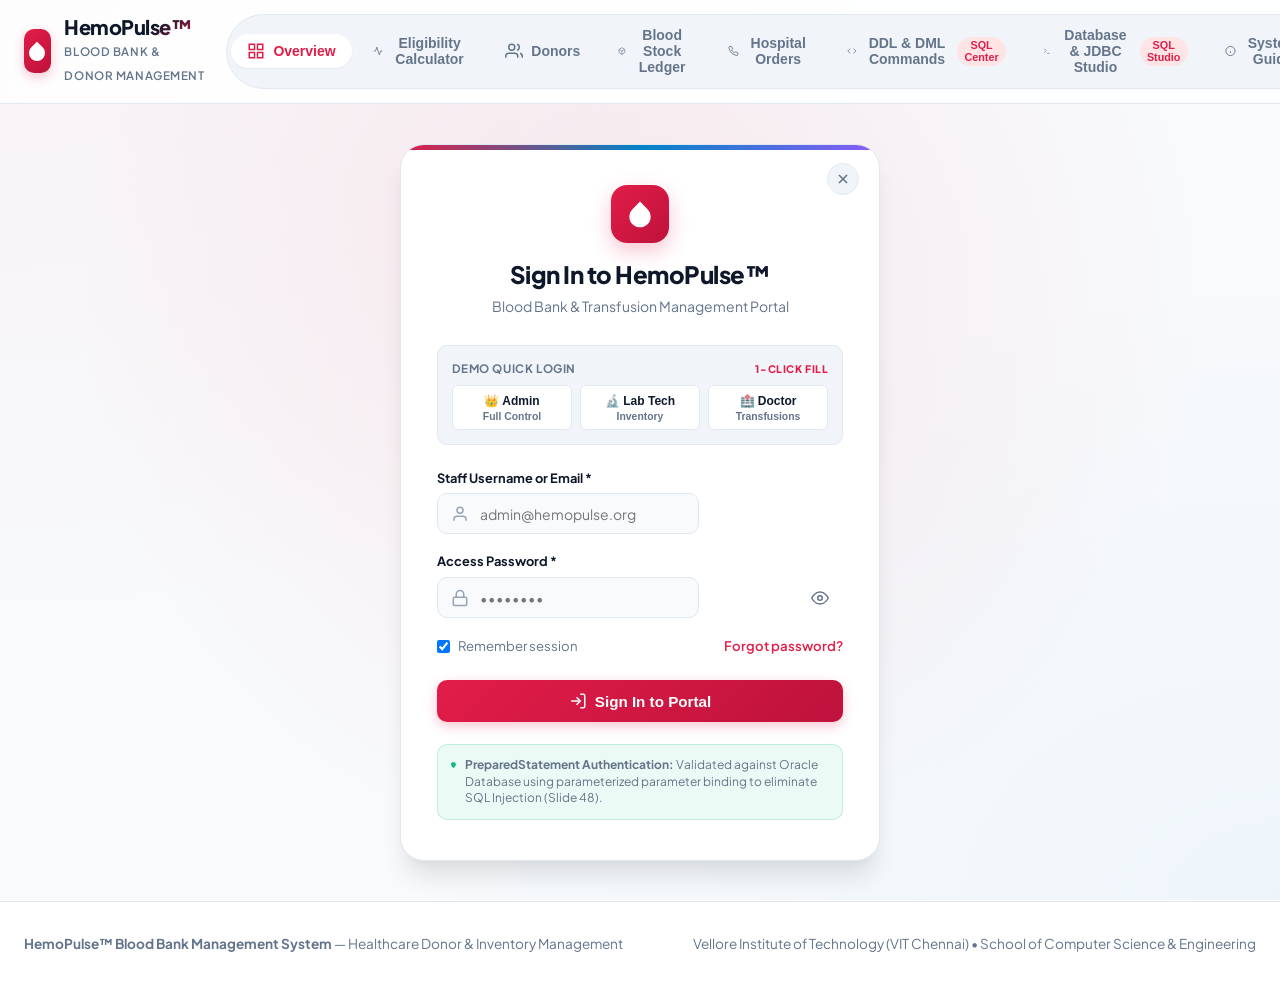
<file: index.html>
<!DOCTYPE html>
<html lang="en" data-theme="light">
<head>
  <meta charset="UTF-8">
  <meta name="viewport" content="width=device-width, initial-scale=1.0">
  <title>HemoPulse™ | Blood Bank Management System</title>
  <meta name="description" content="State-of-the-art Blood Bank Management System featuring real-time inventory tracking, donor management, compatibility matrix, and interactive JDBC database workbench.">
  
  <!-- Modern Typography from Google Fonts -->
  <link rel="preconnect" href="https://fonts.googleapis.com">
  <link rel="preconnect" href="https://fonts.gstatic.com" crossorigin>
  <link href="https://fonts.googleapis.com/css2?family=JetBrains+Mono:wght@400;500;700&family=Plus+Jakarta+Sans:wght@400;500;600;700;800;900&display=swap" rel="stylesheet">
  
  <!-- Application Stylesheet -->
  <link rel="stylesheet" href="styles.css">
</head>
<body>

  <!-- =========================================================================
       APP HEADER & NAVIGATION
       ========================================================================= -->
  <header class="app-header">
    <div class="header-container">
      <div class="brand-wrapper">
        <div class="brand-logo" aria-hidden="true">
          <svg width="24" height="24" viewBox="0 0 24 24" fill="currentColor">
            <path d="M12 2.69l5.66 5.66a8 8 0 1 1-11.31 0z"/>
          </svg>
        </div>
        <div class="brand-text">
          <h1>HemoPulse™</h1>
          <span class="subtext">Blood Bank &amp; Donor Management</span>
        </div>
      </div>

      <!-- Navigation Tabs -->
      <nav class="nav-tabs" role="tablist" aria-label="Main Navigation">
        <button type="button" class="nav-tab-btn active" data-tab="dashboard" role="tab" id="tab-btn-dashboard" aria-controls="tab-dashboard" aria-selected="true">
          <svg width="18" height="18" viewBox="0 0 24 24" fill="none" stroke="currentColor" stroke-width="2"><rect x="3" y="3" width="7" height="7"/><rect x="14" y="3" width="7" height="7"/><rect x="14" y="14" width="7" height="7"/><rect x="3" y="14" width="7" height="7"/></svg>
          Overview
        </button>
        <button type="button" class="nav-tab-btn" data-tab="eligibility" role="tab" id="tab-btn-eligibility" aria-controls="tab-eligibility" aria-selected="false">
          <svg width="18" height="18" viewBox="0 0 24 24" fill="none" stroke="currentColor" stroke-width="2"><path d="M22 12h-4l-3 9L9 3l-3 9H2"/></svg>
          Eligibility Calculator
        </button>
        <button type="button" class="nav-tab-btn" data-tab="donors" role="tab" id="tab-btn-donors" aria-controls="tab-donors" aria-selected="false">
          <svg width="18" height="18" viewBox="0 0 24 24" fill="none" stroke="currentColor" stroke-width="2"><path d="M17 21v-2a4 4 0 0 0-4-4H5a4 4 0 0 0-4 4v2"/><circle cx="9" cy="7" r="4"/><path d="M23 21v-2a4 4 0 0 0-3-3.87"/><path d="M16 3.13a4 4 0 0 1 0 7.75"/></svg>
          Donors
        </button>
        <button type="button" class="nav-tab-btn" data-tab="inventory" role="tab" id="tab-btn-inventory" aria-controls="tab-inventory" aria-selected="false">
          <svg width="18" height="18" viewBox="0 0 24 24" fill="none" stroke="currentColor" stroke-width="2"><path d="M21 16V8a2 2 0 0 0-1-1.73l-7-4a2 2 0 0 0-2 0l-7 4A2 2 0 0 0 3 8v8a2 2 0 0 0 1 1.73l7 4a2 2 0 0 0 2 0l7-4A2 2 0 0 0 21 16z"/><polyline points="3.27 6.96 12 12.01 20.73 6.96"/><line x1="12" y1="22.08" x2="12" y2="12"/></svg>
          Blood Stock Ledger
        </button>
        <button type="button" class="nav-tab-btn" data-tab="requests" role="tab" id="tab-btn-requests" aria-controls="tab-requests" aria-selected="false">
          <svg width="18" height="18" viewBox="0 0 24 24" fill="none" stroke="currentColor" stroke-width="2"><path d="M22 16.92v3a2 2 0 0 1-2.18 2 19.79 19.79 0 0 1-8.63-3.07 19.5 19.5 0 0 1-6-6 19.79 19.79 0 0 1-3.07-8.67A2 2 0 0 1 4.11 2h3a2 2 0 0 1 2 1.72 12.84 12.84 0 0 0 .7 2.81 2 2 0 0 1-.45 2.11L8.09 9.91a16 16 0 0 0 6 6l1.27-1.27a2 2 0 0 1 2.11-.45 12.84 12.84 0 0 0 2.81.7A2 2 0 0 1 22 16.92z"/></svg>
          Hospital Orders
        </button>
        <button type="button" class="nav-tab-btn" data-tab="sqlcommands" role="tab" id="tab-btn-sqlcommands" aria-controls="tab-sqlcommands" aria-selected="false">
          <svg width="18" height="18" viewBox="0 0 24 24" fill="none" stroke="currentColor" stroke-width="2"><polyline points="16 18 22 12 16 6"/><polyline points="8 6 2 12 8 18"/></svg>
          DDL &amp; DML Commands
          <span class="badge-pill">SQL Center</span>
        </button>
        <button type="button" class="nav-tab-btn" data-tab="studio" role="tab" id="tab-btn-studio" aria-controls="tab-studio" aria-selected="false">
          <svg width="18" height="18" viewBox="0 0 24 24" fill="none" stroke="currentColor" stroke-width="2"><polyline points="4 17 10 11 4 5"/><line x1="12" y1="19" x2="20" y2="19"/></svg>
          Database &amp; JDBC Studio
          <span class="badge-pill">SQL Studio</span>
        </button>
        <button type="button" class="nav-tab-btn" data-tab="guide" role="tab" id="tab-btn-guide" aria-controls="tab-guide" aria-selected="false">
          <svg width="18" height="18" viewBox="0 0 24 24" fill="none" stroke="currentColor" stroke-width="2"><circle cx="12" cy="12" r="10"/><line x1="12" y1="16" x2="12" y2="12"/><line x1="12" y1="8" x2="12.01" y2="8"/></svg>
          System Guide
          <span class="badge-pill" style="background:var(--secondary); color:#fff;">Setup</span>
        </button>
      </nav>

      <!-- Header Action Controls -->
      <div class="header-actions">
        <a href="login.html" class="btn-secondary" title="Open Dedicated Login Portal" style="text-decoration:none; display:inline-flex; align-items:center; gap:0.4rem; font-size:0.8rem; padding:0.45rem 0.75rem; font-weight:700;">
          <svg width="15" height="15" viewBox="0 0 24 24" fill="none" stroke="currentColor" stroke-width="2"><path d="M15 3h4a2 2 0 0 1 2 2v14a2 2 0 0 1-2 2h-4"/><polyline points="10 17 15 12 10 7"/><line x1="15" y1="12" x2="3" y2="12"/></svg>
          Login Portal
        </a>
        <button type="button" class="btn-icon" id="theme-toggle-btn" title="Toggle Dark/Light Mode" aria-label="Toggle theme">
          <svg width="20" height="20" viewBox="0 0 24 24" fill="none" stroke="currentColor" stroke-width="2"><path d="M21 12.79A9 9 0 1 1 11.21 3 7 7 0 0 0 21 12.79z"/></svg>
        </button>
        <button type="button" class="btn-icon" id="reset-db-btn" title="Reset to Lab Default State" aria-label="Reset database state">
          <svg width="20" height="20" viewBox="0 0 24 24" fill="none" stroke="currentColor" stroke-width="2"><path d="M23 4v6h-6"/><path d="M20.49 15a9 9 0 1 1-2.12-9.36L23 10"/></svg>
        </button>
        <button type="button" class="btn-emergency" id="open-new-request-btn" aria-label="Emergency blood request">
          <svg width="18" height="18" viewBox="0 0 24 24" fill="currentColor"><path d="M12 2.69l5.66 5.66a8 8 0 1 1-11.31 0z"/></svg>
          Emergency Request
        </button>
        <div id="header-auth-section">
          <!-- Dynamically populated via app.js with User Profile & Sign Out / Sign In buttons -->
        </div>
      </div>
    </div>
  </header>

  <!-- =========================================================================
       LOGIN & AUTHENTICATION SCREEN
       ========================================================================= -->
  <section class="auth-overlay" id="auth-screen" aria-label="Portal Authentication" style="display:none;">
    <div class="auth-card">
      <button type="button" class="modal-close-btn" id="close-auth-screen-btn" title="Close / Continue to Dashboard" aria-label="Close dialog">
        <svg width="16" height="16" viewBox="0 0 24 24" fill="none" stroke="currentColor" stroke-width="2.5"><line x1="18" y1="6" x2="6" y2="18"/><line x1="6" y1="6" x2="18" y2="18"/></svg>
      </button>
      <div class="auth-brand">
        <div class="auth-brand-logo" aria-hidden="true">
          <svg width="32" height="32" viewBox="0 0 24 24" fill="currentColor">
            <path d="M12 2.69l5.66 5.66a8 8 0 1 1-11.31 0z"/>
          </svg>
        </div>
        <h2>Sign In to HemoPulse™</h2>
        <p>Blood Bank &amp; Transfusion Management Portal</p>
      </div>

      <!-- Quick-Fill Demo Roles Section -->
      <div class="quick-roles-section">
        <div class="quick-roles-title">
          <span>Demo Quick Login</span>
          <span style="font-size:0.65rem; color:var(--primary); font-weight:800;">1-Click Fill</span>
        </div>
        <div class="quick-roles-chips">
          <button type="button" class="role-chip-btn" data-username="admin@hemopulse.org" data-password="admin123" data-role="Admin">
            <span>👑 Admin</span>
            <small style="color:var(--text-muted); font-size:0.65rem;">Full Control</small>
          </button>
          <button type="button" class="role-chip-btn" data-username="lab@hemopulse.org" data-password="lab123" data-role="Lab Technician">
            <span>🔬 Lab Tech</span>
            <small style="color:var(--text-muted); font-size:0.65rem;">Inventory</small>
          </button>
          <button type="button" class="role-chip-btn" data-username="doctor@apollo.org" data-password="apollo123" data-role="Hospital Doctor">
            <span>🏥 Doctor</span>
            <small style="color:var(--text-muted); font-size:0.65rem;">Transfusions</small>
          </button>
        </div>
      </div>

      <!-- Login Form -->
      <form id="auth-login-form">
        <div class="form-group" style="margin-bottom:1.15rem;">
          <label for="login-username">Staff Username or Email *</label>
          <div class="input-icon-wrap">
            <svg class="input-icon" width="18" height="18" viewBox="0 0 24 24" fill="none" stroke="currentColor" stroke-width="2"><path d="M20 21v-2a4 4 0 0 0-4-4H8a4 4 0 0 0-4 4v2"/><circle cx="12" cy="7" r="4"/></svg>
            <input type="text" id="login-username" name="username" required placeholder="admin@hemopulse.org" autocomplete="username">
          </div>
        </div>

        <div class="form-group" style="margin-bottom:0.75rem;">
          <label for="login-password">Access Password *</label>
          <div class="input-icon-wrap">
            <svg class="input-icon" width="18" height="18" viewBox="0 0 24 24" fill="none" stroke="currentColor" stroke-width="2"><rect x="3" y="11" width="18" height="11" rx="2" ry="2"/><path d="M7 11V7a5 5 0 0 1 10 0v4"/></svg>
            <input type="password" id="login-password" name="password" required placeholder="••••••••" autocomplete="current-password">
            <button type="button" class="toggle-password-btn" id="toggle-password-btn" title="Show/Hide Password" aria-label="Toggle password visibility">
              <svg width="18" height="18" viewBox="0 0 24 24" fill="none" stroke="currentColor" stroke-width="2"><path d="M1 12s4-8 11-8 11 8 11 8-4 8-11 8-11-8-11-8z"/><circle cx="12" cy="12" r="3"/></svg>
            </button>
          </div>
        </div>

        <div class="auth-options-row">
          <label class="checkbox-label">
            <input type="checkbox" id="remember-me-checkbox" checked>
            <span>Remember session</span>
          </label>
          <a href="#" class="forgot-link" id="forgot-password-link">Forgot password?</a>
        </div>

        <button type="submit" class="btn-primary auth-submit-btn">
          <svg width="18" height="18" viewBox="0 0 24 24" fill="none" stroke="currentColor" stroke-width="2"><path d="M15 3h4a2 2 0 0 1 2 2v14a2 2 0 0 1-2 2h-4"/><polyline points="10 17 15 12 10 7"/><line x1="15" y1="12" x2="3" y2="12"/></svg>
          Sign In to Portal
        </button>
      </form>

      <div class="auth-security-notice">
        <svg width="16" height="16" viewBox="0 0 24 24" fill="var(--success)"><path d="M12 22s8-4 8-10V5l-8-3-8 3v7c0 6 8 10 8 10z"/></svg>
        <div>
          <strong>PreparedStatement Authentication:</strong> Validated against Oracle Database using parameterized parameter binding to eliminate SQL Injection (Slide 48).
        </div>
      </div>
    </div>
  </section>

  <!-- =========================================================================
       MAIN CONTENT CONTAINER
       ========================================================================= -->
  <main class="app-main" id="main-content">

    <!-- Hero Laboratory Banner -->
    <section class="hero-banner" aria-label="Laboratory Overview Banner">
      <div class="hero-content">
        <h2>Hospital Blood Bank &amp; <span>Donor Management</span></h2>
        <p>
          Enterprise healthcare management platform integrating secure front-end interfaces with relational database operations via Java JDBC, PreparedStatement parameter binding, ACID transaction management (COMMIT / ROLLBACK), and real-time blood inventory monitoring.
        </p>
        <div class="hero-badges">
          <span class="tech-chip">
            <svg width="12" height="12" viewBox="0 0 24 24" fill="currentColor"><circle cx="12" cy="12" r="10"/></svg>
            Oracle XE / SQL*Plus
          </span>
          <span class="tech-chip">
            <svg width="12" height="12" viewBox="0 0 24 24" fill="currentColor"><path d="M12 2L2 7l10 5 10-5-10-5zM2 17l10 5 10-5M2 12l10 5 10-5"/></svg>
            Java JDBC 4.2
          </span>
          <span class="tech-chip">
            <svg width="12" height="12" viewBox="0 0 24 24" fill="currentColor"><rect x="3" y="3" width="18" height="18" rx="2"/></svg>
            ODBC DSN Architecture
          </span>
          <span class="tech-chip">
            <svg width="12" height="12" viewBox="0 0 24 24" fill="currentColor"><path d="M22 11.08V12a10 10 0 1 1-5.93-9.14"/><polyline points="22 4 12 14.01 9 11.01"/></svg>
            ACID Transactions
          </span>
        </div>
      </div>
      <div class="hero-image-wrap">
        <img src="assets/hero.jpg" alt="Blood Bank Management Modern Laboratory Overview with Blood Storage Chillers and Vital Signs Monitors" loading="eager" fetchpriority="high">
      </div>
    </section>

    <!-- Global KPI Metrics Bar -->
    <section class="stats-grid" aria-label="Key Performance Indicators">
      <article class="stat-card">
        <div class="stat-info">
          <div class="stat-label">Total Blood Units</div>
          <div class="stat-value" id="kpi-total-units">166</div>
          <div class="stat-sub"><span style="color:var(--success);">● Active Reserve</span> in 4 Chiller Vaults</div>
        </div>
        <div class="stat-icon red">
          <svg width="26" height="26" viewBox="0 0 24 24" fill="currentColor"><path d="M12 2.69l5.66 5.66a8 8 0 1 1-11.31 0z"/></svg>
        </div>
      </article>

      <article class="stat-card">
        <div class="stat-info">
          <div class="stat-label">Registered Donors</div>
          <div class="stat-value" id="kpi-active-donors">8</div>
          <div class="stat-sub"><span style="color:var(--secondary);">● SID Keyed</span> in DONOR Table</div>
        </div>
        <div class="stat-icon blue">
          <svg width="26" height="26" viewBox="0 0 24 24" fill="none" stroke="currentColor" stroke-width="2"><path d="M17 21v-2a4 4 0 0 0-4-4H5a4 4 0 0 0-4 4v2"/><circle cx="9" cy="7" r="4"/></svg>
        </div>
      </article>

      <article class="stat-card">
        <div class="stat-info">
          <div class="stat-label">Pending Orders</div>
          <div class="stat-value" id="kpi-pending-requests">1</div>
          <div class="stat-sub"><span style="color:var(--warning);">● Awaiting</span> Hospital Dispatch</div>
        </div>
        <div class="stat-icon purple">
          <svg width="26" height="26" viewBox="0 0 24 24" fill="none" stroke="currentColor" stroke-width="2"><path d="M14 2H6a2 2 0 0 0-2 2v16a2 2 0 0 0 2 2h12a2 2 0 0 0 2-2V8z"/><polyline points="14 2 14 8 20 8"/></svg>
        </div>
      </article>

      <article class="stat-card">
        <div class="stat-info">
          <div class="stat-label">Critical Shortages</div>
          <div class="stat-value" id="kpi-critical-shortage" style="color:var(--danger);">2</div>
          <div class="stat-sub"><span style="color:var(--danger);">● AB- &amp; O-</span> below safety threshold</div>
        </div>
        <div class="stat-icon red">
          <svg width="26" height="26" viewBox="0 0 24 24" fill="none" stroke="currentColor" stroke-width="2"><circle cx="12" cy="12" r="10"/><line x1="12" y1="8" x2="12" y2="12"/><line x1="12" y1="16" x2="12.01" y2="16"/></svg>
        </div>
      </article>
    </section>

    <!-- =======================================================================
         TAB 1: DASHBOARD & LIVE INVENTORY OVERVIEW
         ======================================================================= -->
    <section class="tab-view active" id="tab-dashboard" role="tabpanel" aria-labelledby="tab-btn-dashboard">
      
      <!-- Dashboard User Session & Authentication Bar (Sign Out Option on Main Dashboard) -->
      <div class="dashboard-session-bar" id="dashboard-session-bar">
        <!-- Dynamically rendered via app.js with Active Session info, Switch Role & Sign Out buttons -->
      </div>
      
      <!-- Blood Inventory Section (8 Types) -->
      <div class="blood-inventory-section">
        <div class="section-header">
          <div class="section-title">
            <svg width="22" height="22" viewBox="0 0 24 24" fill="var(--primary)"><path d="M12 2.69l5.66 5.66a8 8 0 1 1-11.31 0z"/></svg>
            <h3>Live Blood Inventory (8 Groups)</h3>
            <span class="count-badge">Updated Real-Time</span>
          </div>
          <button type="button" class="btn-secondary" id="open-add-bag-btn">
            <svg width="16" height="16" viewBox="0 0 24 24" fill="none" stroke="currentColor" stroke-width="2"><line x1="12" y1="5" x2="12" y2="19"/><line x1="5" y1="12" x2="19" y2="12"/></svg>
            Intake New Blood Bag
          </button>
        </div>

        <div class="inventory-grid" id="inventory-cards-grid">
          <!-- Dynamically populated via app.js -->
        </div>
      </div>

      <!-- Blood Compatibility Explorer -->
      <section class="compatibility-container" aria-label="Interactive Blood Compatibility Matrix">
        <div class="compatibility-header">
          <h3>Interactive Blood Compatibility Explorer</h3>
          <p id="compat-type-desc">Select a blood group to dynamically inspect donor &amp; recipient biological compatibility.</p>
        </div>

        <div class="compatibility-selector" id="compat-type-selector">
          <!-- Dynamically populated via app.js -->
        </div>

        <div class="compat-results-grid">
          <div class="compat-box">
            <h4 style="color:var(--primary);">
              <svg width="18" height="18" viewBox="0 0 24 24" fill="currentColor"><path d="M12 2.69l5.66 5.66a8 8 0 1 1-11.31 0z"/></svg>
              Can Safely Donate Red Cells To (Recipients)
            </h4>
            <div class="compat-chips" id="compat-donate-chips">
              <!-- Dynamically populated -->
            </div>
          </div>

          <div class="compat-box">
            <h4 style="color:var(--secondary);">
              <svg width="18" height="18" viewBox="0 0 24 24" fill="none" stroke="currentColor" stroke-width="2"><polyline points="20 6 9 17 4 12"/></svg>
              Can Safely Receive Red Cells From (Donors)
            </h4>
            <div class="compat-chips" id="compat-receive-chips">
              <!-- Dynamically populated -->
            </div>
          </div>
        </div>
      </section>

    </section>

    <!-- =======================================================================
         TAB 2: DONOR DIRECTORY (Lab Ex 11 Front-End DML & Retrieval Task)
         ======================================================================= -->
    <section class="tab-view" id="tab-donors" role="tabpanel" aria-labelledby="tab-btn-donors">
      
      <div class="toolbar-card">
        <div class="search-input-wrap">
          <svg width="18" height="18" viewBox="0 0 24 24" fill="none" stroke="currentColor" stroke-width="2"><circle cx="11" cy="11" r="8"/><line x1="21" y1="21" x2="16.65" y2="16.65"/></svg>
          <input type="text" id="donor-search-input" placeholder="Search by SID, Name, City, or Contact Phone..." aria-label="Search Donors">
        </div>

        <div class="filter-group">
          <select id="donor-blood-filter" class="filter-select" aria-label="Filter by Blood Group">
            <option value="">All Blood Groups</option>
            <option value="A+">A+</option>
            <option value="A-">A-</option>
            <option value="B+">B+</option>
            <option value="B-">B-</option>
            <option value="AB+">AB+</option>
            <option value="AB-">AB-</option>
            <option value="O+">O+</option>
            <option value="O-">O-</option>
          </select>

          <select id="donor-city-filter" class="filter-select" aria-label="Filter by City or Department">
            <option value="">All Cities / Depts</option>
          </select>

          <button type="button" class="btn-primary" id="open-add-donor-btn">
            <svg width="16" height="16" viewBox="0 0 24 24" fill="none" stroke="currentColor" stroke-width="2"><line x1="12" y1="5" x2="12" y2="19"/><line x1="5" y1="12" x2="19" y2="12"/></svg>
            Register Donor (INSERT)
          </button>
        </div>
      </div>

      <!-- SQL Query Live Preview Banner for Laboratory Record -->
      <div class="sql-query-preview" id="donor-sql-preview">
        SQL Execution: SELECT DONOR_ID, NAME, BLOOD_GROUP, AGE, GENDER, PHONE, CITY, HEMOGLOBIN, STATUS FROM DONOR;
      </div>

      <!-- Donors Data Table -->
      <div class="table-responsive" style="margin-top: 1rem;">
        <table class="data-table" id="donors-table">
          <thead>
            <tr>
              <th>SID / Donor ID</th>
              <th>Full Name</th>
              <th>Blood Group</th>
              <th>Age (Gender)</th>
              <th>Contact Phone</th>
              <th>City Location</th>
              <th>Hemoglobin</th>
              <th>Last Donation</th>
              <th>Status</th>
              <th>Lab Actions (DML)</th>
            </tr>
          </thead>
          <tbody id="donors-table-body">
            <!-- Populated via app.js -->
          </tbody>
        </table>

        <!-- Slide 45 Requirement: "Display a suitable message when no matching rows are returned" -->
        <div id="donors-empty-state" class="empty-state" style="display:none;">
          <svg width="48" height="48" viewBox="0 0 24 24" fill="none" stroke="currentColor" stroke-width="1.5"><circle cx="11" cy="11" r="8"/><line x1="21" y1="21" x2="16.65" y2="16.65"/></svg>
          <h4>No Matching Donors Returned</h4>
          <p>No records match the requested filter condition. Try clearing your search or selecting a different blood group / city.</p>
        </div>
      </div>

    </section>

    <!-- =======================================================================
         TAB 3: BLOOD STOCK & INDIVIDUAL BAGS LEDGER
         ======================================================================= -->
    <section class="tab-view" id="tab-inventory" role="tabpanel" aria-labelledby="tab-btn-inventory">
      
      <div class="section-header">
        <div class="section-title">
          <svg width="22" height="22" viewBox="0 0 24 24" fill="var(--primary)"><rect x="3" y="3" width="18" height="18" rx="2"/></svg>
          <h3>Individual Blood Bag Storage Units (Ledger)</h3>
        </div>
      </div>

      <div class="table-responsive">
        <table class="data-table" id="blood-bags-table">
          <thead>
            <tr>
              <th>Bag Barcode ID</th>
              <th>Group</th>
              <th>Component Type</th>
              <th>Volume</th>
              <th>Donor SID</th>
              <th>Collection Date</th>
              <th>Expiry Date</th>
              <th>Chiller Storage Unit</th>
              <th>Testing Status</th>
              <th>Action</th>
            </tr>
          </thead>
          <tbody id="blood-bags-table-body">
            <!-- Populated via app.js -->
          </tbody>
        </table>
      </div>

    </section>

    <!-- =======================================================================
         TAB 4: HOSPITAL EMERGENCY ORDERS & TRANSACTION CHALLENGE
         ======================================================================= -->
    <section class="tab-view" id="tab-requests" role="tabpanel" aria-labelledby="tab-btn-requests">
      
      <div class="toolbar-card">
        <div>
          <h3 style="font-size:1.15rem; font-weight:800;">Hospital Blood Requests &amp; Transfusion Orders</h3>
          <p style="color:var(--text-muted); font-size:0.85rem;">Demonstrates ACID Transaction workflow (setAutoCommit(false), verify stock, deduct units, and commit/rollback).</p>
        </div>
        <button type="button" class="btn-primary" onclick="document.getElementById('new-request-modal').showModal()">
          <svg width="16" height="16" viewBox="0 0 24 24" fill="none" stroke="currentColor" stroke-width="2"><line x1="12" y1="5" x2="12" y2="19"/><line x1="5" y1="12" x2="19" y2="12"/></svg>
          Create Hospital Order
        </button>
      </div>

      <div class="table-responsive">
        <table class="data-table" id="hospital-requests-table">
          <thead>
            <tr>
              <th>Order ID</th>
              <th>Hospital &amp; Timestamp</th>
              <th>Patient Name</th>
              <th>Group</th>
              <th>Units Requested</th>
              <th>Urgency Priority</th>
              <th>Order Status</th>
              <th>Transaction Action</th>
            </tr>
          </thead>
          <tbody id="hospital-requests-table-body">
            <!-- Populated via app.js -->
          </tbody>
        </table>
      </div>

    </section>

    <!-- =======================================================================
         TAB 5: DATABASE & JDBC / ODBC LABORATORY WORKBENCH
         ======================================================================= -->
    <section class="tab-view" id="tab-studio" role="tabpanel" aria-labelledby="tab-btn-studio">
      
      <div class="db-studio-container">
        
        <!-- Architecture Diagram Matching Lab Slides 2 & 8 -->
        <article class="architecture-card" aria-label="ODBC and JDBC Architecture Workflow">
          <div class="section-title">
            <svg width="22" height="22" viewBox="0 0 24 24" fill="var(--primary)"><rect x="2" y="3" width="20" height="14" rx="2"/><line x1="8" y1="21" x2="16" y2="21"/><line x1="12" y1="17" x2="12" y2="21"/></svg>
            <h3>Relational Front-End Database Architecture</h3>
          </div>
          <p style="color:var(--text-muted); font-size:0.875rem; margin-top:0.35rem;">
            Visualizing Client-to-Database connectivity: How Java front-end applications communicate with relational databases via JDBC Driver and Driver Manager.
          </p>

          <div class="arch-flow">
            <div class="arch-node active-node">
              <h5>Front-End Client</h5>
              <p>HemoPulse Web App / Java GUI</p>
            </div>
            <div class="arch-arrow">➔</div>
            <div class="arch-node">
              <h5>JDBC / ODBC Driver</h5>
              <p>oracle.jdbc.OracleDriver (Type 4 Thin)</p>
            </div>
            <div class="arch-arrow">➔</div>
            <div class="arch-node">
              <h5>Network Listener</h5>
              <p>localhost:1521 / TNS Listener</p>
            </div>
            <div class="arch-arrow">➔</div>
            <div class="arch-node active-node">
              <h5>Oracle Database (XE)</h5>
              <p>DONOR &amp; BLOOD_STOCK Tables</p>
            </div>
          </div>
        </article>

        <!-- Interactive SQL Runner -->
        <div class="sql-terminal-card">
          <h4>
            <svg width="20" height="20" viewBox="0 0 24 24" fill="none" stroke="currentColor" stroke-width="2"><polyline points="4 17 10 11 4 5"/><line x1="12" y1="19" x2="20" y2="19"/></svg>
            Interactive In-Browser SQL Terminal
          </h4>
          <p>Execute real SQL queries on the active database tables to verify relational data and constraints.</p>

          <div class="sql-quick-queries">
            <span class="quick-sql-chip" data-sql="SELECT * FROM DONOR;">SELECT * FROM DONOR;</span>
            <span class="quick-sql-chip" data-sql="SELECT * FROM DONOR WHERE blood group=&quot;ab-&quot;;">WHERE blood group="ab-"</span>
            <span class="quick-sql-chip" data-sql="SELECT * FROM DONOR WHERE BLOOD_GROUP = 'O+';">WHERE BLOOD_GROUP = 'O+'</span>
            <span class="quick-sql-chip" data-sql="SELECT * FROM DONOR WHERE CITY = 'Chennai';">WHERE CITY = 'Chennai'</span>
            <span class="quick-sql-chip" data-sql="SELECT * FROM BLOOD_STOCK;">SELECT * FROM BLOOD_STOCK;</span>
            <span class="quick-sql-chip" data-sql="SELECT * FROM HOSPITAL_REQUESTS;">SELECT * FROM HOSPITAL_REQUESTS;</span>
            <span class="quick-sql-chip" data-sql="COMMIT;">COMMIT;</span>
            <span class="quick-sql-chip" data-sql="ROLLBACK;">ROLLBACK;</span>
          </div>

          <textarea id="sql-query-input" class="sql-input-area" aria-label="SQL query input" spellcheck="false">SELECT * FROM DONOR WHERE BLOOD_GROUP = 'O-';</textarea>

          <div class="sql-actions-row">
            <button type="button" class="btn-primary" id="execute-sql-btn">
              <svg width="16" height="16" viewBox="0 0 24 24" fill="currentColor"><polygon points="5 3 19 12 5 21 5 3"/></svg>
              Execute SQL Statement
            </button>
            <span style="font-size:0.775rem; color:var(--text-muted);">Simulates PreparedStatement and ResultSet traversal</span>
          </div>

          <div class="sql-result-box" id="sql-result-box" aria-live="polite">
            <span style="color:var(--text-muted);">Results will appear here upon execution...</span>
          </div>
        </div>

        <!-- Code Viewers Grid: Java JDBC Source & Oracle SQL DDL -->
        <div class="studio-grid">
          
          <!-- Java JDBC Program -->
          <article class="code-editor-card">
            <div class="code-editor-header">
              <div class="code-editor-title">
                <svg width="18" height="18" viewBox="0 0 24 24" fill="none" stroke="currentColor" stroke-width="2"><path d="M14 2H6a2 2 0 0 0-2 2v16a2 2 0 0 0 2 2h12a2 2 0 0 0 2-2V8z"/><polyline points="14 2 14 8 20 8"/></svg>
                BloodBankJDBC.java (Source)
              </div>
              <div style="display:flex; align-items:center; gap:0.5rem;">
                <span class="editor-tag">Java 17 / JDBC 4.2</span>
                <button type="button" class="btn-secondary" id="copy-java-code-btn" style="padding:0.25rem 0.6rem; font-size:0.75rem;">Copy</button>
              </div>
            </div>
            <pre class="code-editor-content" id="java-code-content"><code><span class="keyword">import</span> java.sql.*;
<span class="keyword">import</span> java.util.Scanner;

<span class="comment">// Relational Database: Blood Bank Management System JDBC</span>
<span class="keyword">public class</span> <span class="type">BloodBankJDBC</span> {
    <span class="keyword">private static final</span> String DB_URL = <span class="string">"jdbc:oracle:thin:@localhost:1521:XE"</span>;
    <span class="keyword">private static final</span> String DB_USER = <span class="string">"system"</span>;
    <span class="keyword">private static final</span> String DB_PASS = <span class="string">"password"</span>;

    <span class="keyword">public static void</span> main(String[] args) {
        <span class="comment">// 1. Load Oracle JDBC Driver</span>
        <span class="type">Class</span>.forName(<span class="string">"oracle.jdbc.OracleDriver"</span>);

        <span class="comment">// 2. Establish Connection</span>
        <span class="keyword">try</span> (<span class="type">Connection</span> con = DriverManager.getConnection(DB_URL, DB_USER, DB_PASS)) {
            System.out.println(<span class="string">"Connected to Oracle Database!"</span>);

            <span class="comment">// 3. Parameterized INSERT using PreparedStatement</span>
            String sqlInsert = <span class="string">"INSERT INTO DONOR VALUES (?, ?, ?, ?, ?, ?, ?, ?, ?)"</span>;
            <span class="type">PreparedStatement</span> pstmt = con.prepareStatement(sqlInsert);
            pstmt.setString(<span class="number">1</span>, <span class="string">"D109"</span>);
            pstmt.setString(<span class="number">2</span>, <span class="string">"Vikramaditya"</span>);
            pstmt.setString(<span class="number">3</span>, <span class="string">"O+"</span>);
            pstmt.setInt(<span class="number">4</span>, <span class="number">29</span>);
            pstmt.setString(<span class="number">5</span>, <span class="string">"Male"</span>);
            pstmt.setString(<span class="number">6</span>, <span class="string">"+91 98401 99999"</span>);
            pstmt.setString(<span class="number">7</span>, <span class="string">"Chennai"</span>);
            pstmt.setDouble(<span class="number">8</span>, <span class="number">14.6</span>);
            pstmt.setString(<span class="number">9</span>, <span class="string">"Eligible"</span>);
            <span class="keyword">int</span> rows = pstmt.executeUpdate();
            System.out.println(rows + <span class="string">" row(s) inserted."</span>);

            <span class="comment">// 4. Transaction Management (COMMIT / ROLLBACK)</span>
            con.setAutoCommit(<span class="keyword">false</span>);
            <span class="comment">// Deduct stock &amp; fulfill emergency request...</span>
            con.commit();
        }
    }
}</code></pre>
          </article>

          <!-- Oracle SQL Schema DDL -->
          <article class="code-editor-card">
            <div class="code-editor-header">
              <div class="code-editor-title">
                <svg width="18" height="18" viewBox="0 0 24 24" fill="none" stroke="currentColor" stroke-width="2"><ellipse cx="12" cy="5" rx="9" ry="3"/><path d="M21 12c0 1.66-4 3-9 3s-9-1.34-9-3"/><path d="M3 5v14c0 1.66 4 3 9 3s9-1.34 9-3V5"/></svg>
                schema.sql (Oracle SQL*Plus Script)
              </div>
              <div style="display:flex; align-items:center; gap:0.5rem;">
                <span class="editor-tag">SQL*Plus DDL</span>
                <button type="button" class="btn-secondary" id="copy-sql-schema-btn" style="padding:0.25rem 0.6rem; font-size:0.75rem;">Copy</button>
              </div>
            </div>
            <pre class="code-editor-content" id="oracle-sql-schema-content"><code><span class="comment">-- Oracle SQL*Plus DDL Script</span>
<span class="keyword">CREATE TABLE</span> DONOR (
    DONOR_ID <span class="type">VARCHAR2(10)</span> <span class="keyword">PRIMARY KEY</span>,
    NAME <span class="type">VARCHAR2(100)</span> <span class="keyword">NOT NULL</span>,
    BLOOD_GROUP <span class="type">VARCHAR2(5)</span> <span class="keyword">NOT NULL</span>,
    AGE <span class="type">NUMBER(3)</span> <span class="keyword">CHECK</span> (AGE <span class="keyword">BETWEEN</span> <span class="number">18</span> <span class="keyword">AND</span> <span class="number">65</span>),
    GENDER <span class="type">VARCHAR2(10)</span>,
    PHONE <span class="type">VARCHAR2(20)</span> <span class="keyword">NOT NULL</span>,
    CITY <span class="type">VARCHAR2(50)</span> <span class="keyword">NOT NULL</span>,
    HEMOGLOBIN <span class="type">NUMBER(4,1)</span>,
    STATUS <span class="type">VARCHAR2(15)</span> <span class="keyword">DEFAULT</span> <span class="string">'Eligible'</span>
);

<span class="keyword">CREATE TABLE</span> BLOOD_STOCK (
    BLOOD_GROUP <span class="type">VARCHAR2(5)</span> <span class="keyword">PRIMARY KEY</span>,
    UNITS_AVAILABLE <span class="type">NUMBER(5)</span> <span class="keyword">DEFAULT</span> <span class="number">0</span>,
    MAX_CAPACITY <span class="type">NUMBER(5)</span> <span class="keyword">DEFAULT</span> <span class="number">50</span>,
    MIN_SAFE_LEVEL <span class="type">NUMBER(5)</span> <span class="keyword">DEFAULT</span> <span class="number">12</span>,
    STATUS <span class="type">VARCHAR2(20)</span> <span class="keyword">DEFAULT</span> <span class="string">'ADEQUATE'</span>
);

<span class="keyword">CREATE TABLE</span> HOSPITAL_REQUESTS (
    REQUEST_ID <span class="type">VARCHAR2(15)</span> <span class="keyword">PRIMARY KEY</span>,
    HOSPITAL_NAME <span class="type">VARCHAR2(100)</span> <span class="keyword">NOT NULL</span>,
    PATIENT_NAME <span class="type">VARCHAR2(100)</span> <span class="keyword">NOT NULL</span>,
    BLOOD_GROUP <span class="type">VARCHAR2(5)</span> <span class="keyword">NOT NULL</span>,
    UNITS_REQUESTED <span class="type">NUMBER(3)</span>,
    URGENCY <span class="type">VARCHAR2(25)</span>,
    STATUS <span class="type">VARCHAR2(15)</span> <span class="keyword">DEFAULT</span> <span class="string">'Pending'</span>
);

<span class="keyword">COMMIT</span>;</code></pre>
          </article>

        </div>

      </div>

    </section>

    <!-- =======================================================================
         TAB 6: DONOR HEALTH SCREENING & ELIGIBILITY CALCULATOR
         Accepts user inputs -> Processes information -> Displays appropriate output
         Generates & executes relational DDL/DML
         ======================================================================= -->
    <section class="tab-view" id="tab-eligibility" role="tabpanel" aria-labelledby="tab-btn-eligibility">
      
      <div class="toolbar-card" style="margin-bottom: 1rem;">
        <div>
          <h3 style="font-size:1.2rem; font-weight:800; display:flex; align-items:center; gap:0.5rem;">
            <svg width="22" height="22" viewBox="0 0 24 24" fill="none" stroke="currentColor" stroke-width="2"><path d="M22 12h-4l-3 9L9 3l-3 9H2"/></svg>
            Donor Clinical Eligibility &amp; Safe Donation Volume Assessment
          </h3>
          <p style="color:var(--text-muted); font-size:0.85rem; margin-top:0.25rem;">
            <strong>Clinical Criteria:</strong> Collects clinical &amp; physical inputs (Age, Weight, Hemoglobin, BP, Pulse, Interval), evaluates against WHO/NACO blood banking guidelines, computes safe volume &amp; component yield, and provides relational database persistence (DML INSERT).
          </p>
        </div>
        <div style="display:flex; gap:0.5rem; flex-wrap:wrap;">
          <button type="button" class="quick-demo-pill" id="load-demo-eligible-btn">
            ✓ Demo Eligible Donor
          </button>
          <button type="button" class="quick-demo-pill" id="load-demo-anemic-btn">
            ⚠ Demo Deferred (Low Hb)
          </button>
          <button type="button" class="quick-demo-pill" id="load-demo-underweight-btn">
            ✕ Demo Deferred (&lt;50 kg)
          </button>
        </div>
      </div>

      <div class="eligibility-grid">
        
        <!-- Input Form (Left Column) -->
        <div class="calculator-card">
          <div class="calc-section-title">
            <h3>
              <svg width="20" height="20" viewBox="0 0 24 24" fill="none" stroke="currentColor" stroke-width="2"><path d="M14 2H6a2 2 0 0 0-2 2v16a2 2 0 0 0 2 2h12a2 2 0 0 0 2-2V8z"/><polyline points="14 2 14 8 20 8"/><line x1="16" y1="13" x2="8" y2="13"/><line x1="16" y1="17" x2="8" y2="17"/></svg>
              Step 1: Clinical &amp; Physiological Inputs
            </h3>
            <span style="font-size:0.75rem; color:var(--text-muted); font-weight:600;">Standard Vitals</span>
          </div>

          <form id="eligibility-form">
            <div class="vitals-form-grid">
              
              <div class="form-group">
                <label for="el-name">Donor Full Name *</label>
                <input type="text" id="el-name" required value="Aditya Sen" placeholder="Full name">
              </div>

              <div class="form-group">
                <label for="el-blood-group">Blood Group *</label>
                <select id="el-blood-group" required>
                  <option value="O+" selected>O+ (Common Positive)</option>
                  <option value="O-">O- (Universal Red Cell)</option>
                  <option value="A+">A+</option>
                  <option value="A-">A-</option>
                  <option value="B+">B+</option>
                  <option value="B-">B-</option>
                  <option value="AB+">AB+ (Universal Recipient)</option>
                  <option value="AB-">AB- (Rare Subtype)</option>
                </select>
              </div>

              <div class="form-group">
                <label for="el-gender">Gender *</label>
                <select id="el-gender" required>
                  <option value="Male" selected>Male (90 days interval)</option>
                  <option value="Female">Female (120 days interval)</option>
                  <option value="Other">Other</option>
                </select>
              </div>

              <div class="form-group">
                <label for="el-age">Age (Years) *</label>
                <input type="number" id="el-age" required min="16" max="75" value="26">
                <span class="form-hint">Standard check: 18 – 65 years</span>
              </div>

              <div class="form-group">
                <label for="el-weight">Body Weight (kg) *</label>
                <input type="number" id="el-weight" required min="35" max="150" step="0.5" value="68">
                <span class="form-hint">Threshold: ≥ 50 kg for safe donation</span>
              </div>

              <div class="form-group">
                <label for="el-hemoglobin">Hemoglobin Level (g/dL) *</label>
                <input type="number" id="el-hemoglobin" required min="7" max="22" step="0.1" value="14.2">
                <span class="form-hint">Threshold: ≥ 12.5 g/dL (WHO standard)</span>
              </div>

              <div class="form-group">
                <label for="el-systolic">Systolic BP (mmHg) *</label>
                <input type="number" id="el-systolic" required min="70" max="220" value="120">
                <span class="form-hint">Safe range: 100 – 140 mmHg</span>
              </div>

              <div class="form-group">
                <label for="el-diastolic">Diastolic BP (mmHg) *</label>
                <input type="number" id="el-diastolic" required min="40" max="140" value="80">
                <span class="form-hint">Safe range: 60 – 90 mmHg</span>
              </div>

              <div class="form-group">
                <label for="el-pulse">Resting Pulse Rate (bpm) *</label>
                <input type="number" id="el-pulse" required min="40" max="160" value="72">
                <span class="form-hint">Safe range: 60 – 100 bpm</span>
              </div>

              <div class="form-group">
                <label for="el-interval">Days Since Last Donation *</label>
                <input type="number" id="el-interval" required min="0" max="1000" value="115">
                <span class="form-hint">Min 90d (Male) / 120d (Female)</span>
              </div>

              <div class="form-group full-span">
                <label style="margin-bottom:0.4rem; display:block;">Medical Risk Questionnaire</label>
                <div style="display:flex; flex-direction:column; gap:0.4rem; font-size:0.8rem; background:var(--bg-surface-secondary); padding:0.75rem; border-radius:var(--radius-sm);">
                  <label class="checkbox-label">
                    <input type="checkbox" id="el-flag-tattoo">
                    <span>Recent body tattoo or piercing in last 6 months (6-month deferral)</span>
                  </label>
                  <label class="checkbox-label">
                    <input type="checkbox" id="el-flag-surgery">
                    <span>Major dental extraction or surgery in last 3 months</span>
                  </label>
                  <label class="checkbox-label">
                    <input type="checkbox" id="el-flag-antibiotics">
                    <span>Currently taking antibiotics, anticoagulants, or steroids</span>
                  </label>
                </div>
              </div>

            </div>

            <div class="calc-actions-bar">
              <button type="submit" class="btn-primary" style="flex:1;">
                <svg width="18" height="18" viewBox="0 0 24 24" fill="none" stroke="currentColor" stroke-width="2"><polyline points="20 6 9 17 4 12"/></svg>
                Process Vitals &amp; Assess Eligibility
              </button>
              <button type="button" class="btn-secondary" id="reset-eligibility-form-btn">
                Reset
              </button>
            </div>
          </form>
        </div>

        <!-- Output Display (Right Column) -->
        <div class="calculator-card" id="assessment-output-container">
          <div class="calc-section-title">
            <h3>
              <svg width="20" height="20" viewBox="0 0 24 24" fill="none" stroke="currentColor" stroke-width="2"><path d="M22 11.08V12a10 10 0 1 1-5.93-9.14"/><polyline points="22 4 12 14.01 9 11.01"/></svg>
              Step 2: Processing Report &amp; Output Display
            </h3>
            <span style="font-size:0.75rem; color:var(--text-muted); font-weight:600;">Algorithmic Decision</span>
          </div>

          <!-- Dynamic Assessment Content will be rendered here -->
          <div id="assessment-output-body">
            <div style="text-align:center; padding:3rem 1rem; color:var(--text-muted);">
              <svg width="48" height="48" viewBox="0 0 24 24" fill="none" stroke="currentColor" stroke-width="1.5" style="margin-bottom:0.75rem; opacity:0.5;"><circle cx="12" cy="12" r="10"/><polyline points="12 6 12 12 14 14"/></svg>
              <h4>Vitals Awaiting Processing</h4>
              <p style="font-size:0.85rem; margin-top:0.35rem;">Click "Process Vitals &amp; Assess Eligibility" or choose a quick demo pill to evaluate clinical eligibility and safe donation volume.</p>
            </div>
          </div>
        </div>

      </div>

    </section>

    <!-- =======================================================================
         TAB 7: DDL & DML COMMAND CENTER
         Includes all DDL and DML commands with 1-click execution and copy
         ======================================================================= -->
    <section class="tab-view" id="tab-sqlcommands" role="tabpanel" aria-labelledby="tab-btn-sqlcommands">
      
      <div class="command-center-header">
        <div class="toolbar-card">
          <div>
            <h3 style="font-size:1.2rem; font-weight:800; display:flex; align-items:center; gap:0.5rem;">
              <svg width="22" height="22" viewBox="0 0 24 24" fill="none" stroke="currentColor" stroke-width="2"><polyline points="16 18 22 12 16 6"/><polyline points="8 6 2 12 8 18"/></svg>
              SQL DDL &amp; DML Command Center
            </h3>
            <p style="color:var(--text-muted); font-size:0.85rem; margin-top:0.25rem;">
              <strong>Database Operations:</strong> Full catalogue of Data Definition Language (DDL) and Data Manipulation Language (DML) statements for the Blood Bank relational database, with one-click interactive execution and PreparedStatement parameter mapping.
            </p>
          </div>
        </div>

        <div class="sql-category-tabs">
          <button type="button" class="sql-category-btn active" data-cat="all">All SQL Commands</button>
          <button type="button" class="sql-category-btn" data-cat="ddl">DDL (Data Definition)</button>
          <button type="button" class="sql-category-btn" data-cat="dml">DML (Data Manipulation)</button>
          <button type="button" class="sql-category-btn" data-cat="tcl">TCL (Transaction Control)</button>
        </div>
      </div>

      <div class="sql-cards-grid" id="sql-cards-container">
        <!-- Dynamically rendered via app.js -->
      </div>

    </section>

    <!-- =======================================================================
         TAB 8: SYSTEM INSTALLATION & EXECUTION GUIDE
         Includes all installation commands, Java JDBC setup, ODBC DSN, and SQL*Plus
         ======================================================================= -->
    <section class="tab-view" id="tab-guide" role="tabpanel" aria-labelledby="tab-btn-guide">
      
      <div class="toolbar-card" style="margin-bottom:1rem;">
        <div>
          <h3 style="font-size:1.2rem; font-weight:800; display:flex; align-items:center; gap:0.5rem;">
            <svg width="22" height="22" viewBox="0 0 24 24" fill="none" stroke="currentColor" stroke-width="2"><circle cx="12" cy="12" r="10"/><line x1="12" y1="16" x2="12" y2="12"/><line x1="12" y1="8" x2="12.01" y2="8"/></svg>
            System Setup, Installation &amp; Execution Guide
          </h3>
          <p style="color:var(--text-muted); font-size:0.85rem; margin-top:0.25rem;">
            <strong>System Instructions:</strong> Step-by-step installation commands, database connectivity driver configuration (Java JDBC, ODBC DSN, SQL*Plus), and frontend execution instructions.
          </p>
        </div>
      </div>

      <div class="guide-container">
        
        <!-- Step 1: Run Web Application -->
        <article class="guide-step-card">
          <h4>
            <span class="guide-step-num">1</span>
            Web Application &amp; REST Server Execution (Node.js)
          </h4>
          <p style="color:var(--text-muted); font-size:0.875rem;">
            Runs the client dashboard, interactive SQL engine, and eligibility processor on port 3000.
          </p>
          <div class="guide-terminal-box">
            <button type="button" class="guide-copy-btn" onclick="navigator.clipboard.writeText('node server.js')">Copy</button>
            <code># Open PowerShell or Command Prompt in project folder<br>cd c:\Users\jahna\bloodBank<br><br># Start the web &amp; REST API server<br>node server.js</code>
          </div>
          <p style="font-size:0.825rem; color:var(--text-muted);">
            Open browser at <strong><a href="http://localhost:3000" target="_blank" style="color:var(--primary);">http://localhost:3000</a></strong> or open <strong><a href="login.html" target="_blank" style="color:var(--secondary);">login.html</a></strong> for the dedicated staff login page.
          </p>
        </article>

        <!-- Step 2: Java JDBC Driver Setup & Compilation -->
        <article class="guide-step-card">
          <h4>
            <span class="guide-step-num">2</span>
            Java JDBC Driver Installation &amp; Program Compilation
          </h4>
          <p style="color:var(--text-muted); font-size:0.875rem;">
            Fulfills Java JDBC requirement using Type-4 Oracle JDBC Driver (<code>ojdbc8.jar</code> / <code>ojdbc11.jar</code>) or PostgreSQL/H2 driver.
          </p>
          <div class="guide-terminal-box">
            <button type="button" class="guide-copy-btn" onclick="navigator.clipboard.writeText('javac -cp .;ojdbc8.jar BloodBankJDBC.java\njava -cp .;ojdbc8.jar BloodBankJDBC')">Copy</button>
            <code># 1. Download Oracle JDBC Driver (if not already downloaded)<br>curl -O https://repo1.maven.org/maven2/com/oracle/database/jdbc/ojdbc8/19.8.0.0/ojdbc8-19.8.0.0.jar<br>ren ojdbc8-19.8.0.0.jar ojdbc8.jar<br><br># 2. Compile Java JDBC Application<br>javac -cp ".;ojdbc8.jar" BloodBankJDBC.java<br><br># 3. Run Java JDBC Application<br>java -cp ".;ojdbc8.jar" BloodBankJDBC</code>
          </div>
          <p style="font-size:0.825rem; color:var(--text-muted);">
            Includes full parameter binding via <code>PreparedStatement</code>, result iteration with <code>ResultSet</code>, and transactional dispatch with <code>commit()</code> &amp; <code>rollback()</code>.
          </p>
        </article>

        <!-- Step 3: Oracle Database DDL Execution -->
        <article class="guide-step-card">
          <h4>
            <span class="guide-step-num">3</span>
            Oracle Database Relational Schema Initialization (SQL*Plus)
          </h4>
          <p style="color:var(--text-muted); font-size:0.875rem;">
            Loads normalized relational tables, primary keys, foreign keys, and constraints into Oracle Express Edition (XE).
          </p>
          <div class="guide-terminal-box">
            <button type="button" class="guide-copy-btn" onclick="navigator.clipboard.writeText('sqlplus system/password@localhost:1521/XE\n@schema.sql')">Copy</button>
            <code># Connect to Oracle Database via SQL*Plus<br>sqlplus system/password@localhost:1521/XE<br><br># Execute the schema DDL script<br>@schema.sql<br><br># Verify created relational tables<br>SELECT table_name FROM user_tables;</code>
          </div>
        </article>

        <!-- Step 4: ODBC DSN Configuration -->
        <article class="guide-step-card">
          <h4>
            <span class="guide-step-num">4</span>
            ODBC Data Source Name (DSN) Configuration (Windows)
          </h4>
          <p style="color:var(--text-muted); font-size:0.875rem;">
            Fulfills Lab Exercise 11 ODBC front-end interface configuration.
          </p>
          <div style="background:var(--bg-surface-secondary); padding:0.85rem; border-radius:var(--radius-md); font-size:0.825rem; line-height:1.6; border:1px solid var(--border-subtle);">
            <ol style="padding-left:1.25rem;">
              <li>Press <strong>Win + R</strong>, type <code>odbcad32.exe</code>, and press Enter to open ODBC Data Source Administrator (64-bit).</li>
              <li>Select the <strong>System DSN</strong> tab and click <strong>Add...</strong>.</li>
              <li>Select <strong>Oracle in OraClient11g_home1</strong> (or <strong>Oracle in XE</strong>) and click <strong>Finish</strong>.</li>
              <li>Fill in the parameters:
                <ul style="margin:0.25rem 0 0.25rem 1rem;">
                  <li><strong>Data Source Name (DSN):</strong> <code>BloodBankDSN</code></li>
                  <li><strong>Description:</strong> <code>Blood Bank Management System ODBC</code></li>
                  <li><strong>TNS Service Name:</strong> <code>XE</code></li>
                  <li><strong>User ID:</strong> <code>system</code></li>
                </ul>
              </li>
              <li>Click <strong>Test Connection</strong>, enter password <code>password</code>, and verify <em>"Connection successful"</em>.</li>
              <li>Click <strong>OK</strong> to save the System DSN.</li>
            </ol>
          </div>
        </article>

      </div>

    </section>

  </main>

  <!-- =========================================================================
       MODALS & DIALOGS (Using Native HTML5 <dialog> Elements)
       ========================================================================= -->

  <!-- Modal 1: Register New Donor (INSERT with validation) -->
  <dialog class="custom-modal" id="add-donor-modal" aria-labelledby="add-donor-title">
    <div class="modal-header">
      <h3 id="add-donor-title">
        <svg width="20" height="20" viewBox="0 0 24 24" fill="var(--primary)"><path d="M12 2.69l5.66 5.66a8 8 0 1 1-11.31 0z"/></svg>
        Register New Blood Donor (INSERT)
      </h3>
      <button type="button" class="modal-close-btn" aria-label="Close dialog">✕</button>
    </div>
    <form id="add-donor-form">
      <div class="modal-body">
        <div class="form-grid">
          <div class="form-group">
            <label for="add-donor-id">Donor SID / ID *</label>
            <input type="text" id="add-donor-id" name="donor_id" required pattern="[A-Za-z0-9]+" placeholder="e.g. D109">
            <span class="form-hint">Primary Key (Unique constraint)</span>
          </div>

          <div class="form-group">
            <label for="add-blood-group">Blood Group *</label>
            <select id="add-blood-group" name="blood_group" required>
              <option value="A+">A+</option>
              <option value="A-">A-</option>
              <option value="B+">B+</option>
              <option value="B-">B-</option>
              <option value="AB+">AB+</option>
              <option value="AB-">AB-</option>
              <option value="O+">O+</option>
              <option value="O-">O-</option>
            </select>
          </div>

          <div class="form-group full-width">
            <label for="add-name">Full Legal Name *</label>
            <input type="text" id="add-name" name="name" required placeholder="Enter donor full name">
          </div>

          <div class="form-group">
            <label for="add-age">Age (Years) *</label>
            <input type="number" id="add-age" name="age" min="18" max="65" value="25" required>
            <span class="form-hint">Check constraint: 18 - 65 yrs</span>
          </div>

          <div class="form-group">
            <label for="add-gender">Gender *</label>
            <select id="add-gender" name="gender" required>
              <option value="Male">Male</option>
              <option value="Female">Female</option>
              <option value="Other">Other</option>
            </select>
          </div>

          <div class="form-group">
            <label for="add-phone">Phone Number *</label>
            <input type="tel" id="add-phone" name="phone" required placeholder="+91 98401 00000">
          </div>

          <div class="form-group">
            <label for="add-email">Email Address</label>
            <input type="email" id="add-email" name="email" placeholder="donor@example.com">
          </div>

          <div class="form-group">
            <label for="add-city">City Location *</label>
            <input type="text" id="add-city" name="city" required placeholder="e.g. Chennai">
          </div>

          <div class="form-group">
            <label for="add-hemoglobin">Hemoglobin (g/dL) *</label>
            <input type="number" id="add-hemoglobin" name="hemoglobin" step="0.1" min="8" max="20" value="13.5" required>
            <span class="form-hint">&gt;= 12.5 g/dL required for eligibility</span>
          </div>

          <div class="form-group full-width">
            <label for="add-last-donation">Last Donation Date</label>
            <input type="date" id="add-last-donation" name="last_donation">
          </div>
        </div>
      </div>
      <div class="modal-footer">
        <button type="button" class="btn-secondary modal-cancel-btn">Cancel</button>
        <button type="submit" class="btn-primary">Execute INSERT &amp; Commit</button>
      </div>
    </form>
  </dialog>

  <!-- Modal 2: Edit Donor (UPDATE) -->
  <dialog class="custom-modal" id="edit-donor-modal" aria-labelledby="edit-donor-title">
    <div class="modal-header">
      <h3 id="edit-donor-title">
        <svg width="20" height="20" viewBox="0 0 24 24" fill="none" stroke="currentColor" stroke-width="2"><path d="M11 4H4a2 2 0 0 0-2 2v14a2 2 0 0 0 2 2h14a2 2 0 0 0 2-2v-7"/><path d="M18.5 2.5a2.121 2.121 0 0 1 3 3L12 15l-4 1 1-4 9.5-9.5z"/></svg>
        Update Donor Record (UPDATE)
      </h3>
      <button type="button" class="modal-close-btn" aria-label="Close dialog">✕</button>
    </div>
    <form id="edit-donor-form">
      <div class="modal-body">
        <div class="form-grid">
          <div class="form-group">
            <label for="edit-donor-id">Donor SID (Target Key)</label>
            <input type="text" id="edit-donor-id" name="donor_id" readonly style="background:var(--bg-surface-secondary); font-family:var(--font-mono);">
          </div>
          <div class="form-group">
            <label for="edit-blood-group">Blood Group</label>
            <input type="text" id="edit-blood-group" name="blood_group" readonly style="background:var(--bg-surface-secondary);">
          </div>
          <div class="form-group full-width">
            <label for="edit-name">Full Name *</label>
            <input type="text" id="edit-name" name="name" required>
          </div>
          <div class="form-group">
            <label for="edit-age">Age</label>
            <input type="number" id="edit-age" name="age" readonly style="background:var(--bg-surface-secondary);">
          </div>
          <div class="form-group">
            <label for="edit-phone">Contact Phone *</label>
            <input type="tel" id="edit-phone" name="phone" required>
          </div>
          <div class="form-group">
            <label for="edit-city">City Location *</label>
            <input type="text" id="edit-city" name="city" required>
          </div>
          <div class="form-group">
            <label for="edit-hemoglobin">Hemoglobin (g/dL) *</label>
            <input type="number" id="edit-hemoglobin" name="hemoglobin" step="0.1" min="8" max="20" required>
          </div>
          <div class="form-group full-width">
            <label for="edit-status">Donor Status *</label>
            <select id="edit-status" name="status" required>
              <option value="Eligible">Eligible</option>
              <option value="Deferred">Deferred</option>
            </select>
          </div>
        </div>
      </div>
      <div class="modal-footer">
        <button type="button" class="btn-secondary modal-cancel-btn">Cancel</button>
        <button type="submit" class="btn-primary">Execute UPDATE</button>
      </div>
    </form>
  </dialog>

  <!-- Modal 3: Emergency Hospital Order -->
  <dialog class="custom-modal" id="new-request-modal" aria-labelledby="new-request-title">
    <div class="modal-header">
      <h3 id="new-request-title">
        <svg width="20" height="20" viewBox="0 0 24 24" fill="var(--danger)"><path d="M12 2.69l5.66 5.66a8 8 0 1 1-11.31 0z"/></svg>
        New Hospital Blood Order
      </h3>
      <button type="button" class="modal-close-btn" aria-label="Close dialog">✕</button>
    </div>
    <form id="new-request-form">
      <div class="modal-body">
        <div class="form-grid">
          <div class="form-group">
            <label for="req-id-input">Order Request ID *</label>
            <input type="text" id="req-id-input" name="req_id" required readonly style="background:var(--bg-surface-secondary); font-family:var(--font-mono);">
          </div>
          <div class="form-group">
            <label for="req-urgency">Urgency Level *</label>
            <select id="req-urgency" name="urgency" required>
              <option value="Emergency STAT">Emergency STAT (Immediate)</option>
              <option value="High Priority">High Priority (&lt; 4 Hours)</option>
              <option value="Routine">Routine (Elective Surgery)</option>
            </select>
          </div>
          <div class="form-group full-width">
            <label for="req-hospital">Hospital / Clinic Name *</label>
            <input type="text" id="req-hospital" name="hospital" required placeholder="e.g. Apollo Hospital, Greams Road">
          </div>
          <div class="form-group full-width">
            <label for="req-patient">Patient Full Name *</label>
            <input type="text" id="req-patient" name="patient" required placeholder="Patient legal name">
          </div>
          <div class="form-group">
            <label for="req-blood-group">Required Blood Group *</label>
            <select id="req-blood-group" name="blood_group" required>
              <option value="O-">O- (Universal)</option>
              <option value="O+">O+</option>
              <option value="A+">A+</option>
              <option value="A-">A-</option>
              <option value="B+">B+</option>
              <option value="B-">B-</option>
              <option value="AB+">AB+</option>
              <option value="AB-">AB-</option>
            </select>
          </div>
          <div class="form-group">
            <label for="req-units">Units Required (Bags) *</label>
            <input type="number" id="req-units" name="units" min="1" max="10" value="2" required>
          </div>
          <div class="form-group full-width">
            <label for="req-component">Component Type *</label>
            <select id="req-component" name="component" required>
              <option value="Packed Red Cells">Packed Red Cells (PRBC)</option>
              <option value="Whole Blood">Whole Blood</option>
              <option value="Platelets">Platelets</option>
              <option value="Fresh Frozen Plasma">Fresh Frozen Plasma (FFP)</option>
            </select>
          </div>
        </div>
      </div>
      <div class="modal-footer">
        <button type="button" class="btn-secondary modal-cancel-btn">Cancel</button>
        <button type="submit" class="btn-primary">Submit Blood Order</button>
      </div>
    </form>
  </dialog>

  <!-- Modal 4: Intake New Blood Bag -->
  <dialog class="custom-modal" id="add-bag-modal" aria-labelledby="add-bag-title">
    <div class="modal-header">
      <h3 id="add-bag-title">
        <svg width="20" height="20" viewBox="0 0 24 24" fill="var(--primary)"><rect x="3" y="3" width="18" height="18" rx="2"/></svg>
        Intake Blood Bag Storage
      </h3>
      <button type="button" class="modal-close-btn" aria-label="Close dialog">✕</button>
    </div>
    <form id="add-bag-form">
      <div class="modal-body">
        <div class="form-grid">
          <div class="form-group">
            <label for="bag-id-input">Bag Barcode ID *</label>
            <input type="text" id="bag-id-input" name="bag_id" required readonly style="background:var(--bg-surface-secondary); font-family:var(--font-mono);">
          </div>
          <div class="form-group">
            <label for="bag-donor-id">Donor SID *</label>
            <input type="text" id="bag-donor-id" name="donor_id" value="D101" required placeholder="e.g. D101">
          </div>
          <div class="form-group">
            <label for="bag-blood-group">Blood Group *</label>
            <select id="bag-blood-group" name="blood_group" required>
              <option value="O-">O-</option>
              <option value="O+">O+</option>
              <option value="A+">A+</option>
              <option value="A-">A-</option>
              <option value="B+">B+</option>
              <option value="B-">B-</option>
              <option value="AB+">AB+</option>
              <option value="AB-">AB-</option>
            </select>
          </div>
          <div class="form-group">
            <label for="bag-volume">Volume (mL) *</label>
            <input type="number" id="bag-volume" name="volume_ml" value="450" required>
          </div>
          <div class="form-group full-width">
            <label for="bag-component">Component *</label>
            <select id="bag-component" name="component" required>
              <option value="Packed Red Cells (PRBC)">Packed Red Cells (PRBC - 42 days)</option>
              <option value="Whole Blood">Whole Blood (35 days)</option>
              <option value="Platelet Concentrate">Platelet Concentrate (5 days)</option>
              <option value="Fresh Frozen Plasma (FFP)">Fresh Frozen Plasma (FFP - 1 year)</option>
            </select>
          </div>
          <div class="form-group">
            <label for="bag-collected">Collection Date *</label>
            <input type="date" id="bag-collected" name="collected_date" required value="2026-10-12">
          </div>
          <div class="form-group">
            <label for="bag-chiller">Storage Vault *</label>
            <select id="bag-chiller" name="chiller" required>
              <option value="Vault-A (Chiller #1, -4°C)">Vault-A (Chiller #1, -4°C)</option>
              <option value="Vault-B (Chiller #2, -4°C)">Vault-B (Chiller #2, -4°C)</option>
              <option value="Cryo-Vault (-25°C)">Cryo-Vault (-25°C)</option>
              <option value="Agitator Unit #1 (22°C)">Platelet Agitator (22°C)</option>
            </select>
          </div>
        </div>
      </div>
      <div class="modal-footer">
        <button type="button" class="btn-secondary modal-cancel-btn">Cancel</button>
        <button type="submit" class="btn-primary">Register Blood Bag</button>
      </div>
    </form>
  </dialog>

  <!-- Modal 5: Printable Donor Identity Card -->
  <dialog class="custom-modal" id="donor-card-modal" aria-labelledby="donor-card-modal-title">
    <div class="modal-header">
      <h3 id="donor-card-modal-title">Official Blood Donor Identity Card</h3>
      <button type="button" class="modal-close-btn" aria-label="Close dialog">✕</button>
    </div>
    <div class="modal-body" id="donor-card-body">
      <!-- Populated via app.js -->
    </div>
    <div class="modal-footer">
      <button type="button" class="btn-secondary" onclick="window.print()">
        <svg width="16" height="16" viewBox="0 0 24 24" fill="none" stroke="currentColor" stroke-width="2"><polyline points="6 9 6 2 18 2 18 9"/><path d="M6 18H4a2 2 0 0 1-2-2v-5a2 2 0 0 1 2-2h16a2 2 0 0 1 2 2v5a2 2 0 0 1-2 2h-2"/><rect x="6" y="14" width="12" height="8"/></svg>
        Print Card
      </button>
      <button type="button" class="btn-primary modal-cancel-btn">Done</button>
    </div>
  </dialog>

  <!-- Toast Notification Container -->
  <div id="toast-container" aria-live="polite" aria-atomic="true"></div>

  <!-- App Footer -->
  <footer class="app-footer">
    <div class="footer-container">
      <div>
        <strong>HemoPulse™ Blood Bank Management System</strong> — Healthcare Donor &amp; Inventory Management
      </div>
      <div>
        Vellore Institute of Technology (VIT Chennai) • School of Computer Science &amp; Engineering
      </div>
    </div>
  </footer>

  <!-- Application Logic -->
  <script src="app.js"></script>
</body>
</html>
</file>
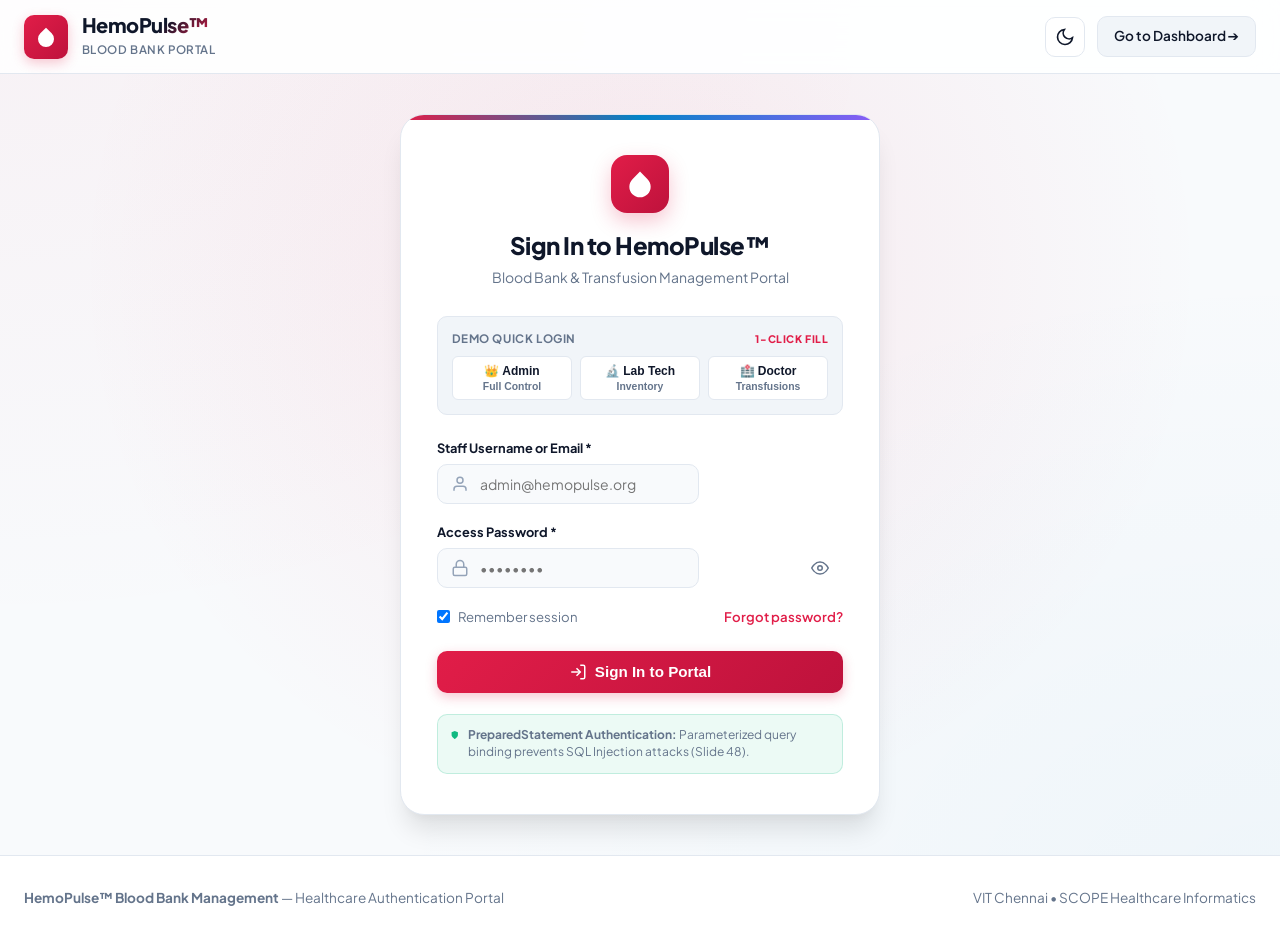
<file: login.html>
<!DOCTYPE html>
<html lang="en" data-theme="light">
<head>
  <meta charset="UTF-8">
  <meta name="viewport" content="width=device-width, initial-scale=1.0">
  <title>Sign In | HemoPulse™ Blood Bank Management</title>
  <meta name="description" content="Secure staff and administrator login portal for HemoPulse Blood Bank Management System.">
  
  <!-- Fonts -->
  <link rel="preconnect" href="https://fonts.googleapis.com">
  <link rel="preconnect" href="https://fonts.gstatic.com" crossorigin>
  <link href="https://fonts.googleapis.com/css2?family=JetBrains+Mono:wght@400;500;700&family=Plus+Jakarta+Sans:wght@400;500;600;700;800;900&display=swap" rel="stylesheet">
  
  <link rel="stylesheet" href="styles.css">
</head>
<body style="min-height: 100vh; display: flex; flex-direction: column;">

  <!-- Header -->
  <header class="app-header">
    <div class="header-container">
      <a href="index.html" class="brand-wrapper">
        <div class="brand-logo" aria-hidden="true">
          <svg width="24" height="24" viewBox="0 0 24 24" fill="currentColor">
            <path d="M12 2.69l5.66 5.66a8 8 0 1 1-11.31 0z"/>
          </svg>
        </div>
        <div class="brand-text">
          <h1>HemoPulse™</h1>
          <span class="subtext">Blood Bank Portal</span>
        </div>
      </a>

      <div class="header-actions">
        <button type="button" class="btn-icon" id="theme-toggle-btn" title="Toggle Dark/Light Mode" aria-label="Toggle theme">
          <svg width="20" height="20" viewBox="0 0 24 24" fill="none" stroke="currentColor" stroke-width="2"><path d="M21 12.79A9 9 0 1 1 11.21 3 7 7 0 0 0 21 12.79z"/></svg>
        </button>
        <a href="index.html" class="btn-secondary" style="text-decoration:none; font-size:0.85rem;">
          Go to Dashboard ➔
        </a>
      </div>
    </div>
  </header>

  <!-- Login Main -->
  <main class="auth-overlay" style="flex: 1;">
    <div class="auth-card">
      <div class="auth-brand">
        <div class="auth-brand-logo" aria-hidden="true">
          <svg width="32" height="32" viewBox="0 0 24 24" fill="currentColor">
            <path d="M12 2.69l5.66 5.66a8 8 0 1 1-11.31 0z"/>
          </svg>
        </div>
        <h2>Sign In to HemoPulse™</h2>
        <p>Blood Bank &amp; Transfusion Management Portal</p>
      </div>

      <!-- Current Active Session Card (if user is already signed in) -->
      <div id="session-status-banner" class="session-status-card" style="display:none;">
        <div class="session-user-info">
          <div class="session-avatar" id="banner-avatar">R</div>
          <div>
            <div style="font-size:0.65rem; font-weight:800; color:var(--success); text-transform:uppercase; letter-spacing:0.04em;">● Active Session Detected</div>
            <div style="font-size:0.875rem; font-weight:800;" id="banner-user-name">Dr. Rajesh M. (Admin)</div>
          </div>
        </div>
        <div class="session-actions">
          <a href="index.html" class="btn-primary" style="text-decoration:none; font-size:0.775rem; padding:0.4rem 0.75rem; border-radius:var(--radius-full); font-weight:700;">Dashboard ➔</a>
          <button type="button" class="btn-signout" id="banner-signout-btn" style="font-size:0.775rem; padding:0.4rem 0.75rem;">
            <svg width="13" height="13" viewBox="0 0 24 24" fill="none" stroke="currentColor" stroke-width="2.5"><path d="M9 21H5a2 2 0 0 1-2-2V5a2 2 0 0 1 2-2h4"/><polyline points="16 17 21 12 16 7"/><line x1="21" y1="12" x2="9" y2="12"/></svg>
            Sign Out
          </button>
        </div>
      </div>

      <!-- Quick-Fill Demo Roles Section -->
      <div class="quick-roles-section">
        <div class="quick-roles-title">
          <span>Demo Quick Login</span>
          <span style="font-size:0.65rem; color:var(--primary); font-weight:800;">1-Click Fill</span>
        </div>
        <div class="quick-roles-chips">
          <button type="button" class="role-chip-btn" data-username="admin@hemopulse.org" data-password="admin123" data-name="Dr. Rajesh M." data-role="Admin">
            <span>👑 Admin</span>
            <small style="color:var(--text-muted); font-size:0.65rem;">Full Control</small>
          </button>
          <button type="button" class="role-chip-btn" data-username="lab@hemopulse.org" data-password="lab123" data-name="Suresh Kumar" data-role="Lab Technician">
            <span>🔬 Lab Tech</span>
            <small style="color:var(--text-muted); font-size:0.65rem;">Inventory</small>
          </button>
          <button type="button" class="role-chip-btn" data-username="doctor@apollo.org" data-password="apollo123" data-name="Dr. Priya Sundaram" data-role="Hospital Doctor">
            <span>🏥 Doctor</span>
            <small style="color:var(--text-muted); font-size:0.65rem;">Transfusions</small>
          </button>
        </div>
      </div>

      <!-- Login Form -->
      <form id="standalone-login-form">
        <div class="form-group" style="margin-bottom:1.15rem;">
          <label for="login-username">Staff Username or Email *</label>
          <div class="input-icon-wrap">
            <svg class="input-icon" width="18" height="18" viewBox="0 0 24 24" fill="none" stroke="currentColor" stroke-width="2"><path d="M20 21v-2a4 4 0 0 0-4-4H8a4 4 0 0 0-4 4v2"/><circle cx="12" cy="7" r="4"/></svg>
            <input type="text" id="login-username" name="username" required placeholder="admin@hemopulse.org" autocomplete="username">
          </div>
        </div>

        <div class="form-group" style="margin-bottom:0.75rem;">
          <label for="login-password">Access Password *</label>
          <div class="input-icon-wrap">
            <svg class="input-icon" width="18" height="18" viewBox="0 0 24 24" fill="none" stroke="currentColor" stroke-width="2"><rect x="3" y="11" width="18" height="11" rx="2" ry="2"/><path d="M7 11V7a5 5 0 0 1 10 0v4"/></svg>
            <input type="password" id="login-password" name="password" required placeholder="••••••••" autocomplete="current-password">
            <button type="button" class="toggle-password-btn" id="toggle-password-btn" title="Show/Hide Password" aria-label="Toggle password visibility">
              <svg width="18" height="18" viewBox="0 0 24 24" fill="none" stroke="currentColor" stroke-width="2"><path d="M1 12s4-8 11-8 11 8 11 8-4 8-11 8-11-8-11-8z"/><circle cx="12" cy="12" r="3"/></svg>
            </button>
          </div>
        </div>

        <div class="auth-options-row">
          <label class="checkbox-label">
            <input type="checkbox" id="remember-me" checked>
            <span>Remember session</span>
          </label>
          <a href="#" class="forgot-link" id="forgot-password-link">Forgot password?</a>
        </div>

        <button type="submit" class="btn-primary auth-submit-btn">
          <svg width="18" height="18" viewBox="0 0 24 24" fill="none" stroke="currentColor" stroke-width="2"><path d="M15 3h4a2 2 0 0 1 2 2v14a2 2 0 0 1-2 2h-4"/><polyline points="10 17 15 12 10 7"/><line x1="15" y1="12" x2="3" y2="12"/></svg>
          Sign In to Portal
        </button>
      </form>

      <div class="auth-security-notice">
        <svg width="16" height="16" viewBox="0 0 24 24" fill="var(--success)"><path d="M12 22s8-4 8-10V5l-8-3-8 3v7c0 6 8 10 8 10z"/></svg>
        <div>
          <strong>PreparedStatement Authentication:</strong> Parameterized query binding prevents SQL Injection attacks (Slide 48).
        </div>
      </div>
    </div>
  </main>

  <div id="toast-container"></div>

  <footer class="app-footer">
    <div class="footer-container">
      <div><strong>HemoPulse™ Blood Bank Management</strong> — Healthcare Authentication Portal</div>
      <div>VIT Chennai • SCOPE Healthcare Informatics</div>
    </div>
  </footer>

  <script>
    // Theme Handler
    const savedTheme = localStorage.getItem('hemopulse_theme') || 'light';
    document.documentElement.setAttribute('data-theme', savedTheme);
    const themeBtn = document.getElementById('theme-toggle-btn');
    if (themeBtn) {
      themeBtn.addEventListener('click', () => {
        const current = document.documentElement.getAttribute('data-theme');
        const next = current === 'dark' ? 'light' : 'dark';
        document.documentElement.setAttribute('data-theme', next);
        localStorage.setItem('hemopulse_theme', next);
      });
    }

    // Password Visibility Toggle
    const togglePassBtn = document.getElementById('toggle-password-btn');
    if (togglePassBtn) {
      togglePassBtn.addEventListener('click', () => {
        const pass = document.getElementById('login-password');
        if (pass) {
          const isPass = pass.type === 'password';
          pass.type = isPass ? 'text' : 'password';
          togglePassBtn.innerHTML = isPass
            ? `<svg width="18" height="18" viewBox="0 0 24 24" fill="none" stroke="currentColor" stroke-width="2"><path d="M17.94 17.94A10.07 10.07 0 0 1 12 20c-7 0-11-8-11-8a18.45 18.45 0 0 1 5.06-5.94M9.9 4.24A9.12 9.12 0 0 1 12 4c7 0 11 8 11 8a18.5 18.5 0 0 1-2.16 3.19m-6.72-1.07a3 3 0 1 1-4.24-4.24"/><line x1="1" y1="1" x2="23" y2="23"/></svg>`
            : `<svg width="18" height="18" viewBox="0 0 24 24" fill="none" stroke="currentColor" stroke-width="2"><path d="M1 12s4-8 11-8 11 8 11 8-4 8-11 8-11-8-11-8z"/><circle cx="12" cy="12" r="3"/></svg>`;
        }
      });
    }

    // Toast
    function showToast(title, msg, type = 'success') {
      const container = document.getElementById('toast-container');
      const toast = document.createElement('div');
      toast.className = `toast ${type}`;
      toast.innerHTML = `
        <div class="toast-icon">${type === 'success' ? '✓' : '⚠'}</div>
        <div class="toast-content">
          <div class="toast-title">${title}</div>
          <div class="toast-msg">${msg}</div>
        </div>
      `;
      container.appendChild(toast);
      setTimeout(() => {
        toast.style.opacity = '0';
        setTimeout(() => toast.remove(), 300);
      }, 4000);
    }

    document.getElementById('forgot-password-link')?.addEventListener('click', (e) => {
      e.preventDefault();
      showToast('Credentials Hint', 'Admin: admin123 | Lab Tech: lab123 | Doctor: apollo123', 'warning');
    });

    // Quick Fill
    document.querySelectorAll('.role-chip-btn').forEach(btn => {
      btn.addEventListener('click', () => {
        const u = btn.getAttribute('data-username');
        const p = btn.getAttribute('data-password');
        const n = btn.getAttribute('data-name');
        const r = btn.getAttribute('data-role');
        document.getElementById('login-username').value = u;
        document.getElementById('login-password').value = p;
        loginUser({
          username: u,
          name: n,
          role: r,
          avatar: n[0],
          title: r
        });
      });
    });

    function loginUser(userData) {
      localStorage.setItem('hemopulse_user', JSON.stringify(userData));
      showToast('Login Successful', `Welcome, ${userData.name}! Redirecting to dashboard...`, 'success');
      setTimeout(() => {
        window.location.href = 'index.html';
      }, 1000);
    }

    document.getElementById('standalone-login-form').addEventListener('submit', (e) => {
      e.preventDefault();
      const u = document.getElementById('login-username').value.trim();
      const p = document.getElementById('login-password').value.trim();
      
      if (u === 'admin@hemopulse.org' || u === 'admin') {
        loginUser({ username: u, name: 'Dr. Rajesh M.', role: 'Admin', avatar: 'R', title: 'SCOPE Chief Administrator' });
      } else if (u === 'lab@hemopulse.org' || u === 'lab') {
        loginUser({ username: u, name: 'Suresh Kumar', role: 'Lab Technician', avatar: 'S', title: 'Senior Hematology Officer' });
      } else if (u === 'doctor@apollo.org' || u === 'doctor') {
        loginUser({ username: u, name: 'Dr. Priya Sundaram', role: 'Hospital Doctor', avatar: 'P', title: 'Apollo Transfusion Head' });
      } else if (p.length >= 4) {
        const name = u.split('@')[0].toUpperCase();
        loginUser({ username: u, name: name, role: 'Staff Member', avatar: name[0], title: 'Authorized Staff' });
      } else {
        showToast('Login Failed', 'Please enter a valid password (min 4 characters) or use quick login.', 'danger');
      }
    });

    // Check if user already has an active session
    function checkActiveSession() {
      const banner = document.getElementById('session-status-banner');
      try {
        const raw = localStorage.getItem('hemopulse_user');
        if (raw && banner) {
          const user = JSON.parse(raw);
          if (user && user.name) {
            document.getElementById('banner-avatar').textContent = user.avatar || user.name[0] || 'U';
            document.getElementById('banner-user-name').textContent = `${user.name} (${user.role || 'Staff'})`;
            banner.style.display = 'flex';
          }
        }
      } catch (e) {}
    }
    checkActiveSession();

    document.getElementById('banner-signout-btn')?.addEventListener('click', () => {
      localStorage.removeItem('hemopulse_user');
      const banner = document.getElementById('session-status-banner');
      if (banner) banner.style.display = 'none';
      showToast('Signed Out', 'You have been signed out from HemoPulse.', 'warning');
    });
  </script>
</body>
</html>
</file>
<file: styles.css>
/* ==========================================================================
   HemoPulse - Blood Bank Management System Design System
   Modern Healthcare UI / Dark & Light Mode / Glassmorphism / Accessible Tokens
   ========================================================================== */

:root {
  /* Color Palette - Vibrant Medical Crimson / Clean Slate */
  --primary: #e11d48;
  --primary-hover: #be123c;
  --primary-light: #ffe4e6;
  --primary-glow: rgba(225, 29, 72, 0.25);
  
  --secondary: #0284c7;
  --secondary-hover: #0369a1;
  --secondary-light: #e0f2fe;

  --accent-purple: #8b5cf6;
  --accent-purple-light: #ede9fe;

  --success: #10b981;
  --success-light: #d1fae5;
  --warning: #f59e0b;
  --warning-light: #fef3c7;
  --danger: #ef4444;
  --danger-light: #fee2e2;

  /* Neutral Scale - Light Mode Default */
  --bg-app: #f8fafc;
  --bg-surface: #ffffff;
  --bg-surface-elevated: #ffffff;
  --bg-surface-secondary: #f1f5f9;
  --bg-glass: rgba(255, 255, 255, 0.85);

  --text-main: #0f172a;
  --text-muted: #64748b;
  --text-subtle: #94a3b8;
  --text-inverse: #ffffff;

  --border-subtle: #e2e8f0;
  --border-focus: #e11d48;

  --shadow-sm: 0 1px 2px 0 rgba(0, 0, 0, 0.05);
  --shadow-md: 0 4px 6px -1px rgba(0, 0, 0, 0.07), 0 2px 4px -2px rgba(0, 0, 0, 0.05);
  --shadow-lg: 0 10px 15px -3px rgba(0, 0, 0, 0.08), 0 4px 6px -4px rgba(0, 0, 0, 0.03);
  --shadow-xl: 0 20px 25px -5px rgba(0, 0, 0, 0.1), 0 8px 10px -6px rgba(0, 0, 0, 0.04);
  --shadow-glow: 0 0 20px var(--primary-glow);

  /* Typography */
  --font-sans: 'Plus Jakarta Sans', system-ui, -apple-system, BlinkMacSystemFont, 'Segoe UI', Roboto, sans-serif;
  --font-mono: 'JetBrains Mono', 'Fira Code', Consolas, monospace;

  /* Radii & Transitions */
  --radius-sm: 6px;
  --radius-md: 10px;
  --radius-lg: 16px;
  --radius-xl: 24px;
  --radius-full: 9999px;

  --transition-fast: 150ms cubic-bezier(0.4, 0, 0.2, 1);
  --transition-normal: 250ms cubic-bezier(0.4, 0, 0.2, 1);
  --transition-smooth: 350ms cubic-bezier(0.16, 1, 0.3, 1);
}

/* Dark Theme Overrides */
[data-theme="dark"] {
  --bg-app: #090d16;
  --bg-surface: #111827;
  --bg-surface-elevated: #1f2937;
  --bg-surface-secondary: #172133;
  --bg-glass: rgba(17, 24, 39, 0.85);

  --text-main: #f8fafc;
  --text-muted: #94a3b8;
  --text-subtle: #64748b;

  --border-subtle: #1f2937;
  --border-focus: #fb7185;

  --primary-light: rgba(225, 29, 72, 0.15);
  --secondary-light: rgba(2, 132, 199, 0.15);
  --success-light: rgba(16, 185, 129, 0.15);
  --warning-light: rgba(245, 158, 11, 0.15);
  --danger-light: rgba(239, 68, 68, 0.15);

  --shadow-sm: 0 1px 2px 0 rgba(0, 0, 0, 0.5);
  --shadow-md: 0 4px 6px -1px rgba(0, 0, 0, 0.4);
  --shadow-lg: 0 10px 15px -3px rgba(0, 0, 0, 0.5);
  --shadow-xl: 0 20px 25px -5px rgba(0, 0, 0, 0.6);
  --shadow-glow: 0 0 25px rgba(225, 29, 72, 0.35);
}

/* Base Resets */
*, *::before, *::after {
  box-sizing: border-box;
  margin: 0;
  padding: 0;
}

html {
  font-family: var(--font-sans);
  font-size: 16px;
  line-height: 1.5;
  color: var(--text-main);
  background-color: var(--bg-app);
  scroll-behavior: smooth;
  -webkit-font-smoothing: antialiased;
}

body {
  min-height: 100vh;
  display: flex;
  flex-direction: column;
  overflow-x: hidden;
  background-color: var(--bg-app);
  background-image: 
    radial-gradient(at 0% 0%, rgba(225, 29, 72, 0.04) 0px, transparent 50%),
    radial-gradient(at 100% 100%, rgba(2, 132, 199, 0.04) 0px, transparent 50%);
  background-attachment: fixed;
}

/* App Header & Navigation Bar */
.app-header {
  position: sticky;
  top: 0;
  z-index: 40;
  background-color: var(--bg-glass);
  backdrop-filter: blur(16px);
  -webkit-backdrop-filter: blur(16px);
  border-bottom: 1px solid var(--border-subtle);
  transition: all var(--transition-normal);
}

.header-container {
  max-width: 1400px;
  margin: 0 auto;
  padding: 0.85rem 1.5rem;
  display: flex;
  align-items: center;
  justify-content: space-between;
  gap: 1rem;
}

.brand-wrapper {
  display: flex;
  align-items: center;
  gap: 0.85rem;
  text-decoration: none;
  color: var(--text-main);
}

.brand-logo {
  width: 44px;
  height: 44px;
  border-radius: var(--radius-md);
  background: linear-gradient(135deg, #e11d48, #be123c);
  display: flex;
  align-items: center;
  justify-content: center;
  color: #fff;
  box-shadow: 0 4px 12px var(--primary-glow);
  position: relative;
  overflow: hidden;
}

.brand-logo svg {
  animation: pulse-drop 2.5s infinite ease-in-out;
}

@keyframes pulse-drop {
  0%, 100% { transform: scale(1); }
  50% { transform: scale(1.12); }
}

.brand-text h1 {
  font-size: 1.25rem;
  font-weight: 800;
  letter-spacing: -0.025em;
  line-height: 1.1;
  background: linear-gradient(135deg, var(--text-main) 60%, var(--primary));
  -webkit-background-clip: text;
  background-clip: text;
  -webkit-text-fill-color: transparent;
}

.brand-text .subtext {
  font-size: 0.725rem;
  font-weight: 600;
  color: var(--text-muted);
  letter-spacing: 0.05em;
  text-transform: uppercase;
}

/* Nav Tabs */
.nav-tabs {
  display: flex;
  align-items: center;
  gap: 0.35rem;
  background: var(--bg-surface-secondary);
  padding: 0.3rem;
  border-radius: var(--radius-full);
  border: 1px solid var(--border-subtle);
}

.nav-tab-btn {
  border: none;
  background: transparent;
  padding: 0.5rem 1rem;
  border-radius: var(--radius-full);
  font-size: 0.875rem;
  font-weight: 600;
  color: var(--text-muted);
  cursor: pointer;
  display: flex;
  align-items: center;
  gap: 0.5rem;
  transition: all var(--transition-fast);
}

.nav-tab-btn:hover {
  color: var(--text-main);
}

.nav-tab-btn.active {
  background: var(--bg-surface);
  color: var(--primary);
  box-shadow: var(--shadow-sm);
}

.nav-tab-btn .badge-pill {
  font-size: 0.675rem;
  padding: 0.15rem 0.45rem;
  border-radius: var(--radius-full);
  background: var(--primary-light);
  color: var(--primary);
}

/* Header Actions */
.header-actions {
  display: flex;
  align-items: center;
  gap: 0.75rem;
}

.btn-icon {
  background: var(--bg-surface);
  border: 1px solid var(--border-subtle);
  color: var(--text-main);
  width: 40px;
  height: 40px;
  border-radius: var(--radius-md);
  display: flex;
  align-items: center;
  justify-content: center;
  cursor: pointer;
  transition: all var(--transition-fast);
}

.btn-icon:hover {
  background: var(--bg-surface-secondary);
  border-color: var(--text-subtle);
  transform: translateY(-1px);
}

.btn-emergency {
  background: linear-gradient(135deg, #ef4444, #dc2626);
  color: #fff;
  border: none;
  padding: 0.55rem 1.15rem;
  border-radius: var(--radius-full);
  font-weight: 700;
  font-size: 0.85rem;
  display: flex;
  align-items: center;
  gap: 0.5rem;
  cursor: pointer;
  box-shadow: 0 4px 14px rgba(239, 68, 68, 0.35);
  transition: all var(--transition-fast);
  animation: subtle-pulse 3s infinite ease-in-out;
}

.btn-emergency:hover {
  background: linear-gradient(135deg, #dc2626, #b91c1c);
  transform: translateY(-1px);
  box-shadow: 0 6px 18px rgba(239, 68, 68, 0.45);
}

@keyframes subtle-pulse {
  0%, 100% { box-shadow: 0 4px 14px rgba(239, 68, 68, 0.35); }
  50% { box-shadow: 0 4px 22px rgba(239, 68, 68, 0.6); }
}

/* Main Container Layout */
.app-main {
  max-width: 1400px;
  margin: 0 auto;
  padding: 1.75rem 1.5rem 4rem;
  width: 100%;
  flex: 1;
}

/* Banner / Hero Section */
.hero-banner {
  background: linear-gradient(135deg, rgba(225, 29, 72, 0.08), rgba(2, 132, 199, 0.05));
  border: 1px solid rgba(225, 29, 72, 0.15);
  border-radius: var(--radius-xl);
  padding: 1.75rem 2rem;
  margin-bottom: 2rem;
  display: grid;
  grid-template-columns: 1.4fr 1fr;
  align-items: center;
  gap: 2rem;
  position: relative;
  overflow: hidden;
  box-shadow: var(--shadow-sm);
}

.hero-content h2 {
  font-size: 1.85rem;
  font-weight: 800;
  letter-spacing: -0.03em;
  line-height: 1.2;
  margin-bottom: 0.75rem;
}

.hero-content h2 span {
  color: var(--primary);
}

.hero-content p {
  color: var(--text-muted);
  font-size: 0.95rem;
  line-height: 1.6;
  margin-bottom: 1.25rem;
  max-width: 600px;
}

.hero-badges {
  display: flex;
  flex-wrap: wrap;
  gap: 0.6rem;
}

.tech-chip {
  background: var(--bg-surface);
  border: 1px solid var(--border-subtle);
  padding: 0.3rem 0.75rem;
  border-radius: var(--radius-full);
  font-size: 0.75rem;
  font-weight: 700;
  color: var(--text-muted);
  display: flex;
  align-items: center;
  gap: 0.4rem;
}

.hero-image-wrap {
  position: relative;
  border-radius: var(--radius-lg);
  overflow: hidden;
  box-shadow: var(--shadow-lg);
  border: 1px solid rgba(255, 255, 255, 0.2);
  height: 210px;
}

.hero-image-wrap img {
  width: 100%;
  height: 100%;
  object-fit: cover;
  display: block;
}

/* Metric Stats Grid */
.stats-grid {
  display: grid;
  grid-template-columns: repeat(auto-fit, minmax(240px, 1fr));
  gap: 1.25rem;
  margin-bottom: 2rem;
}

.stat-card {
  background: var(--bg-surface);
  border: 1px solid var(--border-subtle);
  border-radius: var(--radius-lg);
  padding: 1.35rem 1.5rem;
  display: flex;
  align-items: flex-start;
  justify-content: space-between;
  box-shadow: var(--shadow-sm);
  transition: all var(--transition-normal);
  position: relative;
  overflow: hidden;
}

.stat-card:hover {
  transform: translateY(-2px);
  box-shadow: var(--shadow-md);
  border-color: rgba(225, 29, 72, 0.3);
}

.stat-card::before {
  content: '';
  position: absolute;
  top: 0;
  left: 0;
  width: 4px;
  height: 100%;
  background: var(--primary);
  opacity: 0;
  transition: opacity var(--transition-fast);
}

.stat-card:hover::before {
  opacity: 1;
}

.stat-info .stat-label {
  font-size: 0.8rem;
  font-weight: 600;
  color: var(--text-muted);
  text-transform: uppercase;
  letter-spacing: 0.05em;
  margin-bottom: 0.35rem;
}

.stat-info .stat-value {
  font-size: 2rem;
  font-weight: 800;
  letter-spacing: -0.03em;
  line-height: 1;
  color: var(--text-main);
  margin-bottom: 0.35rem;
}

.stat-info .stat-sub {
  font-size: 0.775rem;
  color: var(--text-muted);
  display: flex;
  align-items: center;
  gap: 0.3rem;
}

.stat-icon {
  width: 48px;
  height: 48px;
  border-radius: var(--radius-md);
  display: flex;
  align-items: center;
  justify-content: center;
  flex-shrink: 0;
}

.stat-icon.red { background: var(--primary-light); color: var(--primary); }
.stat-icon.blue { background: var(--secondary-light); color: var(--secondary); }
.stat-icon.green { background: var(--success-light); color: var(--success); }
.stat-icon.purple { background: var(--accent-purple-light); color: var(--accent-purple); }

/* Section Headings */
.section-header {
  display: flex;
  align-items: center;
  justify-content: space-between;
  margin-bottom: 1.25rem;
  flex-wrap: wrap;
  gap: 1rem;
}

.section-title {
  display: flex;
  align-items: center;
  gap: 0.6rem;
}

.section-title h3 {
  font-size: 1.35rem;
  font-weight: 800;
  letter-spacing: -0.02em;
}

.section-title .count-badge {
  background: var(--bg-surface-secondary);
  color: var(--text-muted);
  font-size: 0.75rem;
  font-weight: 700;
  padding: 0.15rem 0.55rem;
  border-radius: var(--radius-full);
}

/* Blood Groups Inventory Grid (8 Types) */
.blood-inventory-section {
  margin-bottom: 2.5rem;
}

.inventory-grid {
  display: grid;
  grid-template-columns: repeat(auto-fit, minmax(260px, 1fr));
  gap: 1.25rem;
}

.blood-card {
  background: var(--bg-surface);
  border: 1px solid var(--border-subtle);
  border-radius: var(--radius-lg);
  padding: 1.25rem 1.35rem;
  display: flex;
  flex-direction: column;
  gap: 1rem;
  box-shadow: var(--shadow-sm);
  transition: all var(--transition-normal);
  position: relative;
  overflow: hidden;
}

.blood-card:hover {
  transform: translateY(-3px);
  box-shadow: var(--shadow-md);
  border-color: rgba(225, 29, 72, 0.35);
}

.blood-card.critical {
  border-color: rgba(239, 68, 68, 0.4);
  background: linear-gradient(180deg, var(--bg-surface) 0%, rgba(239, 68, 68, 0.04) 100%);
}

.blood-card.critical::after {
  content: 'CRITICAL LOW';
  position: absolute;
  top: 12px;
  right: -32px;
  transform: rotate(45deg);
  background: #ef4444;
  color: white;
  font-size: 0.55rem;
  font-weight: 800;
  padding: 2px 30px;
  letter-spacing: 0.05em;
}

.blood-card-top {
  display: flex;
  align-items: center;
  justify-content: space-between;
}

.blood-type-badge {
  width: 52px;
  height: 52px;
  border-radius: var(--radius-md);
  background: linear-gradient(135deg, #f43f5e, #be123c);
  color: #fff;
  font-size: 1.4rem;
  font-weight: 900;
  display: flex;
  align-items: center;
  justify-content: center;
  box-shadow: 0 4px 10px rgba(225, 29, 72, 0.3);
  letter-spacing: -0.03em;
}

.blood-status-tag {
  font-size: 0.725rem;
  font-weight: 700;
  padding: 0.25rem 0.65rem;
  border-radius: var(--radius-full);
  text-transform: uppercase;
  letter-spacing: 0.03em;
}

.blood-status-tag.adequate {
  background: var(--success-light);
  color: var(--success);
}

.blood-status-tag.low {
  background: var(--warning-light);
  color: var(--warning);
}

.blood-status-tag.critical {
  background: var(--danger-light);
  color: var(--danger);
}

.blood-units-wrap {
  display: flex;
  align-items: baseline;
  gap: 0.4rem;
}

.blood-units-number {
  font-size: 2.2rem;
  font-weight: 800;
  line-height: 1;
  letter-spacing: -0.03em;
}

.blood-units-label {
  font-size: 0.85rem;
  font-weight: 600;
  color: var(--text-muted);
}

.stock-meter {
  width: 100%;
  height: 8px;
  background: var(--bg-surface-secondary);
  border-radius: var(--radius-full);
  overflow: hidden;
  position: relative;
}

.stock-meter-fill {
  height: 100%;
  border-radius: var(--radius-full);
  transition: width 0.6s cubic-bezier(0.16, 1, 0.3, 1);
}

.stock-meter-fill.green { background: linear-gradient(90deg, #10b981, #059669); }
.stock-meter-fill.yellow { background: linear-gradient(90deg, #f59e0b, #d97706); }
.stock-meter-fill.red { background: linear-gradient(90deg, #ef4444, #dc2626); }

.blood-card-footer {
  display: flex;
  align-items: center;
  justify-content: space-between;
  padding-top: 0.5rem;
  border-top: 1px solid var(--border-subtle);
  font-size: 0.775rem;
  color: var(--text-muted);
}

.blood-card-footer button {
  background: transparent;
  border: none;
  color: var(--primary);
  font-weight: 700;
  font-size: 0.775rem;
  cursor: pointer;
  display: flex;
  align-items: center;
  gap: 0.25rem;
  transition: color var(--transition-fast);
}

.blood-card-footer button:hover {
  color: var(--primary-hover);
  text-decoration: underline;
}

/* Interactive Compatibility Matrix Explorer */
.compatibility-container {
  background: var(--bg-surface);
  border: 1px solid var(--border-subtle);
  border-radius: var(--radius-xl);
  padding: 1.75rem 2rem;
  margin-bottom: 2.5rem;
  box-shadow: var(--shadow-sm);
}

.compatibility-header {
  margin-bottom: 1.5rem;
}

.compatibility-header h3 {
  font-size: 1.25rem;
  font-weight: 800;
  margin-bottom: 0.35rem;
}

.compatibility-header p {
  color: var(--text-muted);
  font-size: 0.875rem;
}

.compatibility-selector {
  display: flex;
  flex-wrap: wrap;
  gap: 0.75rem;
  margin-bottom: 1.5rem;
}

.compat-btn {
  background: var(--bg-surface-secondary);
  border: 1px solid var(--border-subtle);
  border-radius: var(--radius-md);
  padding: 0.6rem 1.25rem;
  font-size: 1rem;
  font-weight: 800;
  color: var(--text-main);
  cursor: pointer;
  transition: all var(--transition-fast);
}

.compat-btn:hover {
  background: var(--primary-light);
  color: var(--primary);
  border-color: var(--primary);
  transform: translateY(-1px);
}

.compat-btn.active {
  background: var(--primary);
  color: #fff;
  border-color: var(--primary);
  box-shadow: 0 4px 12px var(--primary-glow);
}

.compat-results-grid {
  display: grid;
  grid-template-columns: 1fr 1fr;
  gap: 1.5rem;
}

.compat-box {
  background: var(--bg-surface-secondary);
  border: 1px solid var(--border-subtle);
  border-radius: var(--radius-lg);
  padding: 1.25rem 1.5rem;
}

.compat-box h4 {
  font-size: 0.95rem;
  font-weight: 700;
  margin-bottom: 0.75rem;
  display: flex;
  align-items: center;
  gap: 0.5rem;
}

.compat-chips {
  display: flex;
  flex-wrap: wrap;
  gap: 0.6rem;
}

.blood-chip {
  padding: 0.4rem 0.85rem;
  border-radius: var(--radius-md);
  font-weight: 800;
  font-size: 0.875rem;
  background: var(--bg-surface);
  border: 1px solid var(--border-subtle);
  color: var(--text-main);
  box-shadow: var(--shadow-sm);
  display: flex;
  align-items: center;
  gap: 0.35rem;
}

.blood-chip.universal {
  border-color: var(--primary);
  background: var(--primary-light);
  color: var(--primary);
}

/* Tab Views Container */
.tab-view {
  display: none;
  animation: fadeIn 0.3s ease-in-out;
}

.tab-view.active {
  display: block;
}

@keyframes fadeIn {
  from { opacity: 0; transform: translateY(6px); }
  to { opacity: 1; transform: translateY(0); }
}

/* Controls Bar (Search, Filters, Action Buttons) */
.toolbar-card {
  background: var(--bg-surface);
  border: 1px solid var(--border-subtle);
  border-radius: var(--radius-lg);
  padding: 1.15rem 1.5rem;
  margin-bottom: 1.5rem;
  display: flex;
  align-items: center;
  justify-content: space-between;
  gap: 1rem;
  flex-wrap: wrap;
  box-shadow: var(--shadow-sm);
}

.search-input-wrap {
  position: relative;
  flex: 1;
  min-width: 260px;
}

.search-input-wrap svg {
  position: absolute;
  left: 0.85rem;
  top: 50%;
  transform: translateY(-50%);
  color: var(--text-subtle);
  pointer-events: none;
}

.search-input-wrap input {
  width: 100%;
  padding: 0.6rem 1rem 0.6rem 2.6rem;
  border-radius: var(--radius-md);
  border: 1px solid var(--border-subtle);
  background: var(--bg-app);
  color: var(--text-main);
  font-family: inherit;
  font-size: 0.875rem;
  transition: all var(--transition-fast);
}

.search-input-wrap input:focus {
  outline: none;
  border-color: var(--primary);
  box-shadow: 0 0 0 3px var(--primary-glow);
  background: var(--bg-surface);
}

.filter-group {
  display: flex;
  align-items: center;
  gap: 0.75rem;
  flex-wrap: wrap;
}

.filter-select {
  padding: 0.6rem 2rem 0.6rem 0.85rem;
  border-radius: var(--radius-md);
  border: 1px solid var(--border-subtle);
  background: var(--bg-app);
  color: var(--text-main);
  font-family: inherit;
  font-size: 0.875rem;
  font-weight: 600;
  cursor: pointer;
  appearance: none;
  background-image: url("data:image/svg+xml,%3Csvg xmlns='http://www.w3.org/2000/svg' fill='none' viewBox='0 0 24 24' stroke='%2364748b'%3E%3Cpath stroke-linecap='round' stroke-linejoin='round' stroke-width='2' d='M19 9l-7 7-7-7'%3E%3C/path%3E%3C/svg%3E");
  background-repeat: no-repeat;
  background-position: right 0.75rem center;
  background-size: 1rem;
}

.filter-select:focus {
  outline: none;
  border-color: var(--primary);
}

/* Action Buttons */
.btn-primary {
  background: linear-gradient(135deg, #e11d48, #be123c);
  color: #fff;
  border: none;
  padding: 0.6rem 1.25rem;
  border-radius: var(--radius-md);
  font-weight: 700;
  font-size: 0.875rem;
  cursor: pointer;
  display: flex;
  align-items: center;
  gap: 0.5rem;
  box-shadow: 0 4px 12px var(--primary-glow);
  transition: all var(--transition-fast);
}

.btn-primary:hover {
  background: linear-gradient(135deg, #be123c, #9f1239);
  transform: translateY(-1px);
  box-shadow: 0 6px 16px rgba(225, 29, 72, 0.4);
}

.btn-secondary {
  background: var(--bg-surface-secondary);
  color: var(--text-main);
  border: 1px solid var(--border-subtle);
  padding: 0.6rem 1rem;
  border-radius: var(--radius-md);
  font-weight: 600;
  font-size: 0.875rem;
  cursor: pointer;
  display: flex;
  align-items: center;
  gap: 0.4rem;
  transition: all var(--transition-fast);
}

.btn-secondary:hover {
  background: var(--border-subtle);
  color: var(--text-main);
}

.btn-danger {
  background: #fee2e2;
  color: #dc2626;
  border: 1px solid #fca5a5;
  padding: 0.45rem 0.85rem;
  border-radius: var(--radius-md);
  font-weight: 600;
  font-size: 0.8rem;
  cursor: pointer;
  transition: all var(--transition-fast);
}

.btn-danger:hover {
  background: #dc2626;
  color: #fff;
}

/* Data Tables */
.table-responsive {
  background: var(--bg-surface);
  border: 1px solid var(--border-subtle);
  border-radius: var(--radius-lg);
  overflow: hidden;
  box-shadow: var(--shadow-sm);
  width: 100%;
  overflow-x: auto;
}

.data-table {
  width: 100%;
  border-collapse: collapse;
  text-align: left;
  font-size: 0.875rem;
}

.data-table th {
  background: var(--bg-surface-secondary);
  padding: 0.85rem 1.25rem;
  font-weight: 700;
  color: var(--text-muted);
  text-transform: uppercase;
  font-size: 0.725rem;
  letter-spacing: 0.05em;
  border-bottom: 1px solid var(--border-subtle);
  white-space: nowrap;
}

.data-table td {
  padding: 1rem 1.25rem;
  border-bottom: 1px solid var(--border-subtle);
  color: var(--text-main);
  vertical-align: middle;
}

.data-table tbody tr {
  transition: background var(--transition-fast);
}

.data-table tbody tr:hover {
  background: var(--bg-surface-secondary);
}

.data-table tbody tr:last-child td {
  border-bottom: none;
}

.empty-state {
  padding: 3.5rem 2rem;
  text-align: center;
  color: var(--text-muted);
}

.empty-state svg {
  margin-bottom: 1rem;
  color: var(--text-subtle);
}

.empty-state h4 {
  font-size: 1.1rem;
  font-weight: 700;
  color: var(--text-main);
  margin-bottom: 0.25rem;
}

.donor-id-badge {
  font-family: var(--font-mono);
  font-weight: 700;
  font-size: 0.8rem;
  padding: 0.2rem 0.5rem;
  border-radius: var(--radius-sm);
  background: var(--bg-surface-secondary);
  color: var(--text-main);
  border: 1px solid var(--border-subtle);
}

.status-pill {
  display: inline-flex;
  align-items: center;
  gap: 0.35rem;
  font-size: 0.75rem;
  font-weight: 700;
  padding: 0.2rem 0.65rem;
  border-radius: var(--radius-full);
}

.status-pill.active { background: var(--success-light); color: var(--success); }
.status-pill.deferred { background: var(--danger-light); color: var(--danger); }
.status-pill.pending { background: var(--warning-light); color: var(--warning); }
.status-pill.fulfilled { background: var(--secondary-light); color: var(--secondary); }

.table-actions {
  display: flex;
  align-items: center;
  gap: 0.5rem;
}

.action-icon-btn {
  background: transparent;
  border: 1px solid var(--border-subtle);
  color: var(--text-muted);
  width: 32px;
  height: 32px;
  border-radius: var(--radius-sm);
  display: flex;
  align-items: center;
  justify-content: center;
  cursor: pointer;
  transition: all var(--transition-fast);
}

.action-icon-btn:hover {
  background: var(--bg-surface);
  color: var(--text-main);
  border-color: var(--text-subtle);
}

.action-icon-btn.delete:hover {
  background: var(--danger-light);
  color: var(--danger);
  border-color: var(--danger);
}

/* Modals / Dialog System */
dialog.custom-modal {
  border: none;
  background: var(--bg-surface);
  color: var(--text-main);
  border-radius: var(--radius-xl);
  box-shadow: var(--shadow-xl);
  padding: 0;
  max-width: 620px;
  width: 90%;
  margin: auto;
  border: 1px solid var(--border-subtle);
  overflow: hidden;
}

dialog.custom-modal::backdrop {
  background: rgba(15, 23, 42, 0.6);
  backdrop-filter: blur(6px);
  -webkit-backdrop-filter: blur(6px);
}

.modal-header {
  padding: 1.25rem 1.5rem;
  border-bottom: 1px solid var(--border-subtle);
  display: flex;
  align-items: center;
  justify-content: space-between;
  background: var(--bg-surface-secondary);
}

.modal-header h3 {
  font-size: 1.15rem;
  font-weight: 800;
  display: flex;
  align-items: center;
  gap: 0.5rem;
}

.modal-close-btn {
  background: transparent;
  border: none;
  color: var(--text-muted);
  cursor: pointer;
  padding: 0.25rem;
  border-radius: var(--radius-sm);
  display: flex;
  align-items: center;
  justify-content: center;
}

.modal-close-btn:hover {
  color: var(--text-main);
  background: var(--border-subtle);
}

.modal-body {
  padding: 1.5rem;
  max-height: 75vh;
  overflow-y: auto;
}

.modal-footer {
  padding: 1rem 1.5rem;
  border-top: 1px solid var(--border-subtle);
  display: flex;
  align-items: center;
  justify-content: flex-end;
  gap: 0.75rem;
  background: var(--bg-surface-secondary);
}

/* Forms & Inputs */
.form-grid {
  display: grid;
  grid-template-columns: 1fr 1fr;
  gap: 1.1rem;
}

.form-group.full-width {
  grid-column: 1 / -1;
}

.form-group {
  display: flex;
  flex-direction: column;
  gap: 0.35rem;
}

.form-group label {
  font-size: 0.8rem;
  font-weight: 700;
  color: var(--text-main);
}

.form-group input,
.form-group select,
.form-group textarea {
  padding: 0.65rem 0.85rem;
  border-radius: var(--radius-md);
  border: 1px solid var(--border-subtle);
  background: var(--bg-app);
  color: var(--text-main);
  font-family: inherit;
  font-size: 0.875rem;
  transition: all var(--transition-fast);
}

.form-group input:focus,
.form-group select:focus,
.form-group textarea:focus {
  outline: none;
  border-color: var(--primary);
  box-shadow: 0 0 0 3px var(--primary-glow);
  background: var(--bg-surface);
}

.form-hint {
  font-size: 0.725rem;
  color: var(--text-muted);
}

/* DML feedback notification bar */
.sql-query-preview {
  background: #0f172a;
  color: #38bdf8;
  padding: 0.75rem 1rem;
  border-radius: var(--radius-md);
  font-family: var(--font-mono);
  font-size: 0.775rem;
  line-height: 1.4;
  margin-top: 1rem;
  border-left: 3px solid var(--primary);
  overflow-x: auto;
}

/* Lab Ex 11 Database Studio & Workbench */
.db-studio-container {
  display: flex;
  flex-direction: column;
  gap: 1.5rem;
}

.studio-grid {
  display: grid;
  grid-template-columns: 1.1fr 0.9fr;
  gap: 1.5rem;
}

.code-editor-card {
  background: #0b1120;
  border: 1px solid #1e293b;
  border-radius: var(--radius-lg);
  overflow: hidden;
  box-shadow: var(--shadow-lg);
  display: flex;
  flex-direction: column;
}

.code-editor-header {
  background: #0f172a;
  padding: 0.75rem 1.25rem;
  display: flex;
  align-items: center;
  justify-content: space-between;
  border-bottom: 1px solid #1e293b;
}

.code-editor-title {
  display: flex;
  align-items: center;
  gap: 0.6rem;
  color: #e2e8f0;
  font-size: 0.85rem;
  font-weight: 700;
}

.editor-tag {
  background: rgba(225, 29, 72, 0.2);
  color: #fb7185;
  padding: 0.15rem 0.5rem;
  border-radius: var(--radius-sm);
  font-size: 0.7rem;
  font-family: var(--font-mono);
}

.code-editor-content {
  padding: 1.25rem;
  font-family: var(--font-mono);
  font-size: 0.825rem;
  line-height: 1.6;
  color: #cbd5e1;
  max-height: 480px;
  overflow-y: auto;
  white-space: pre;
}

.code-editor-content .keyword { color: #f43f5e; font-weight: bold; }
.code-editor-content .type { color: #38bdf8; }
.code-editor-content .string { color: #a3e635; }
.code-editor-content .comment { color: #64748b; font-style: italic; }
.code-editor-content .number { color: #fbbf24; }

/* Interactive SQL Terminal */
.sql-terminal-card {
  background: var(--bg-surface);
  border: 1px solid var(--border-subtle);
  border-radius: var(--radius-lg);
  padding: 1.5rem;
  box-shadow: var(--shadow-sm);
}

.sql-terminal-card h4 {
  font-size: 1.1rem;
  font-weight: 800;
  margin-bottom: 0.4rem;
  display: flex;
  align-items: center;
  gap: 0.5rem;
}

.sql-terminal-card p {
  color: var(--text-muted);
  font-size: 0.85rem;
  margin-bottom: 1rem;
}

.sql-quick-queries {
  display: flex;
  flex-wrap: wrap;
  gap: 0.5rem;
  margin-bottom: 1rem;
}

.quick-sql-chip {
  background: var(--bg-surface-secondary);
  border: 1px solid var(--border-subtle);
  border-radius: var(--radius-full);
  padding: 0.25rem 0.75rem;
  font-size: 0.75rem;
  font-family: var(--font-mono);
  color: var(--text-main);
  cursor: pointer;
  transition: all var(--transition-fast);
}

.quick-sql-chip:hover {
  background: var(--primary-light);
  color: var(--primary);
  border-color: var(--primary);
}

.sql-input-area {
  width: 100%;
  min-height: 95px;
  padding: 0.85rem;
  font-family: var(--font-mono);
  font-size: 0.85rem;
  background: #090d16;
  color: #38bdf8;
  border-radius: var(--radius-md);
  border: 1px solid #1e293b;
  margin-bottom: 0.85rem;
  resize: vertical;
}

.sql-input-area:focus {
  outline: none;
  border-color: var(--primary);
}

.sql-actions-row {
  display: flex;
  align-items: center;
  justify-content: space-between;
  margin-bottom: 1.25rem;
}

.sql-result-box {
  background: var(--bg-surface-secondary);
  border: 1px solid var(--border-subtle);
  border-radius: var(--radius-md);
  padding: 1rem;
  min-height: 120px;
  max-height: 300px;
  overflow: auto;
  font-family: var(--font-mono);
  font-size: 0.8rem;
}

/* Architecture visual diagram matching slides */
.architecture-card {
  background: var(--bg-surface);
  border: 1px solid var(--border-subtle);
  border-radius: var(--radius-xl);
  padding: 1.75rem 2rem;
  box-shadow: var(--shadow-sm);
}

.arch-flow {
  display: flex;
  align-items: center;
  justify-content: center;
  gap: 1.25rem;
  margin-top: 1.5rem;
  flex-wrap: wrap;
}

.arch-node {
  background: var(--bg-surface-secondary);
  border: 2px solid var(--border-subtle);
  border-radius: var(--radius-lg);
  padding: 1.25rem 1.5rem;
  text-align: center;
  min-width: 180px;
  box-shadow: var(--shadow-sm);
  position: relative;
}

.arch-node.active-node {
  border-color: var(--primary);
  background: var(--primary-light);
}

.arch-node h5 {
  font-size: 0.95rem;
  font-weight: 800;
  margin-bottom: 0.25rem;
}

.arch-node p {
  font-size: 0.75rem;
  color: var(--text-muted);
}

.arch-arrow {
  color: var(--primary);
  font-size: 1.5rem;
  font-weight: bold;
}

/* Printable Donor Card */
.donor-card-print {
  background: linear-gradient(135deg, #be123c, #881337);
  color: #ffffff;
  border-radius: var(--radius-lg);
  padding: 1.5rem;
  position: relative;
  overflow: hidden;
  box-shadow: var(--shadow-xl);
}

.donor-card-print::before {
  content: '';
  position: absolute;
  top: -50px;
  right: -50px;
  width: 180px;
  height: 180px;
  border-radius: 50%;
  background: rgba(255, 255, 255, 0.08);
}

.donor-card-top {
  display: flex;
  justify-content: space-between;
  align-items: center;
  margin-bottom: 1.25rem;
}

.donor-card-blood-badge {
  font-size: 2.25rem;
  font-weight: 900;
  background: #ffffff;
  color: #be123c;
  width: 60px;
  height: 60px;
  border-radius: var(--radius-md);
  display: flex;
  align-items: center;
  justify-content: center;
}

.donor-card-details {
  display: grid;
  grid-template-columns: 1fr 1fr;
  gap: 0.85rem;
  font-size: 0.85rem;
}

.donor-card-field label {
  display: block;
  font-size: 0.675rem;
  text-transform: uppercase;
  letter-spacing: 0.05em;
  opacity: 0.8;
}

.donor-card-field div {
  font-weight: 700;
  font-size: 0.95rem;
}

/* Toast System */
#toast-container {
  position: fixed;
  bottom: 1.5rem;
  right: 1.5rem;
  z-index: 9999;
  display: flex;
  flex-direction: column;
  gap: 0.75rem;
  pointer-events: none;
}

.toast {
  pointer-events: auto;
  background: var(--bg-surface);
  color: var(--text-main);
  border: 1px solid var(--border-subtle);
  border-left: 4px solid var(--primary);
  border-radius: var(--radius-md);
  padding: 0.85rem 1.25rem;
  box-shadow: var(--shadow-lg);
  display: flex;
  align-items: center;
  gap: 0.75rem;
  min-width: 300px;
  max-width: 450px;
  animation: slideInRight 0.3s cubic-bezier(0.16, 1, 0.3, 1);
  transition: all var(--transition-fast);
}

.toast.success { border-left-color: var(--success); }
.toast.danger { border-left-color: var(--danger); }
.toast.warning { border-left-color: var(--warning); }

.toast-icon {
  font-size: 1.25rem;
  flex-shrink: 0;
}

.toast-content {
  flex: 1;
}

.toast-title {
  font-size: 0.85rem;
  font-weight: 700;
  margin-bottom: 0.15rem;
}

.toast-msg {
  font-size: 0.775rem;
  color: var(--text-muted);
}

@keyframes slideInRight {
  from { opacity: 0; transform: translateX(40px); }
  to { opacity: 1; transform: translateX(0); }
}

/* Footer */
.app-footer {
  border-top: 1px solid var(--border-subtle);
  background: var(--bg-surface);
  padding: 2rem 1.5rem;
  margin-top: auto;
}

.footer-container {
  max-width: 1400px;
  margin: 0 auto;
  display: flex;
  align-items: center;
  justify-content: space-between;
  flex-wrap: wrap;
  gap: 1rem;
  font-size: 0.85rem;
  color: var(--text-muted);
}

/* Responsive Queries */
@media (max-width: 1024px) {
  .hero-banner {
    grid-template-columns: 1fr;
  }
  .hero-image-wrap {
    height: 180px;
  }
  .studio-grid {
    grid-template-columns: 1fr;
  }
}

@media (max-width: 768px) {
  .header-container {
    flex-wrap: wrap;
  }
  .nav-tabs {
    order: 3;
    width: 100%;
    overflow-x: auto;
    justify-content: flex-start;
  }
  .form-grid {
    grid-template-columns: 1fr;
  }
  .compat-results-grid {
    grid-template-columns: 1fr;
  }
}

/* ==========================================================================
   AUTHENTICATION & LOGIN SCREEN
   ========================================================================== */
.auth-overlay {
  min-height: calc(100vh - 120px);
  display: flex;
  align-items: center;
  justify-content: center;
  padding: 2.5rem 1.5rem;
  background: radial-gradient(circle at 50% 25%, rgba(225, 29, 72, 0.08) 0%, transparent 65%);
}

.auth-card {
  width: 100%;
  max-width: 480px;
  background: var(--bg-surface);
  border: 1px solid var(--border-subtle);
  border-radius: var(--radius-xl);
  padding: 2.5rem 2.25rem;
  box-shadow: var(--shadow-xl);
  position: relative;
  overflow: hidden;
  animation: fadeIn 0.35s cubic-bezier(0.16, 1, 0.3, 1);
}

.auth-card::before {
  content: '';
  position: absolute;
  top: 0;
  left: 0;
  right: 0;
  height: 5px;
  background: linear-gradient(90deg, #e11d48, #0284c7, #8b5cf6);
}

.auth-brand {
  text-align: center;
  margin-bottom: 1.75rem;
}

.auth-brand-logo {
  width: 58px;
  height: 58px;
  margin: 0 auto 0.85rem;
  border-radius: var(--radius-lg);
  background: linear-gradient(135deg, #e11d48, #be123c);
  display: flex;
  align-items: center;
  justify-content: center;
  color: #fff;
  box-shadow: 0 8px 20px var(--primary-glow);
}

.auth-brand h2 {
  font-size: 1.5rem;
  font-weight: 800;
  letter-spacing: -0.02em;
  margin-bottom: 0.25rem;
}

.auth-brand p {
  color: var(--text-muted);
  font-size: 0.875rem;
}

.quick-roles-section {
  background: var(--bg-surface-secondary);
  border: 1px solid var(--border-subtle);
  border-radius: var(--radius-md);
  padding: 0.85rem;
  margin-bottom: 1.5rem;
}

.quick-roles-title {
  font-size: 0.725rem;
  font-weight: 700;
  color: var(--text-muted);
  text-transform: uppercase;
  letter-spacing: 0.05em;
  margin-bottom: 0.5rem;
  display: flex;
  align-items: center;
  justify-content: space-between;
}

.quick-roles-chips {
  display: grid;
  grid-template-columns: repeat(3, 1fr);
  gap: 0.45rem;
}

.role-chip-btn {
  background: var(--bg-surface);
  border: 1px solid var(--border-subtle);
  border-radius: var(--radius-sm);
  padding: 0.45rem 0.5rem;
  font-size: 0.75rem;
  font-weight: 700;
  color: var(--text-main);
  cursor: pointer;
  display: flex;
  flex-direction: column;
  align-items: center;
  gap: 0.2rem;
  transition: all var(--transition-fast);
}

.role-chip-btn:hover {
  border-color: var(--primary);
  color: var(--primary);
  background: var(--primary-light);
  transform: translateY(-1px);
}

.input-icon-wrap {
  position: relative;
}

.input-icon-wrap svg.input-icon {
  position: absolute;
  left: 0.85rem;
  top: 50%;
  transform: translateY(-50%);
  color: var(--text-subtle);
  pointer-events: none;
}

.input-icon-wrap input {
  padding-left: 2.6rem !important;
  padding-right: 2.6rem !important;
}

.toggle-password-btn {
  position: absolute;
  right: 0.65rem;
  top: 50%;
  transform: translateY(-50%);
  background: transparent;
  border: none;
  color: var(--text-muted);
  cursor: pointer;
  padding: 0.25rem;
  display: flex;
  align-items: center;
  justify-content: center;
  border-radius: var(--radius-sm);
}

.toggle-password-btn:hover {
  color: var(--text-main);
}

.auth-options-row {
  display: flex;
  align-items: center;
  justify-content: space-between;
  margin: 1.15rem 0 1.5rem;
  font-size: 0.825rem;
}

.checkbox-label {
  display: flex;
  align-items: center;
  gap: 0.5rem;
  cursor: pointer;
  color: var(--text-muted);
}

.forgot-link {
  color: var(--primary);
  text-decoration: none;
  font-weight: 600;
}

.forgot-link:hover {
  text-decoration: underline;
}

.auth-submit-btn {
  width: 100%;
  padding: 0.75rem;
  font-size: 0.95rem;
  justify-content: center;
}

.auth-security-notice {
  margin-top: 1.35rem;
  padding: 0.75rem;
  border-radius: var(--radius-md);
  background: rgba(16, 185, 129, 0.08);
  border: 1px solid rgba(16, 185, 129, 0.2);
  color: var(--text-muted);
  font-size: 0.75rem;
  display: flex;
  align-items: flex-start;
  gap: 0.5rem;
  line-height: 1.4;
}

/* User Profile Badge in Header */
.user-profile-badge {
  display: flex;
  align-items: center;
  gap: 0.6rem;
  background: var(--bg-surface-secondary);
  border: 1px solid var(--border-subtle);
  border-radius: var(--radius-full);
  padding: 0.25rem 0.75rem 0.25rem 0.35rem;
  font-size: 0.8rem;
  font-weight: 600;
}

.user-avatar {
  width: 28px;
  height: 28px;
  border-radius: 50%;
  background: var(--primary);
  color: white;
  display: flex;
  align-items: center;
  justify-content: center;
  font-size: 0.75rem;
  font-weight: 800;
}

.logout-icon-btn {
  background: transparent;
  border: none;
  color: var(--text-muted);
  cursor: pointer;
  display: flex;
  align-items: center;
  justify-content: center;
  padding: 0.2rem;
  border-radius: var(--radius-sm);
  transition: color var(--transition-fast);
}

.logout-icon-btn:hover {
  color: var(--danger);
}

/* ==========================================================================
   ELIGIBILITY & HEALTH SCREENING CALCULATOR
   ========================================================================== */

.eligibility-grid {
  display: grid;
  grid-template-columns: 1.1fr 1fr;
  gap: 1.5rem;
  margin-top: 1rem;
}

@media (max-width: 992px) {
  .eligibility-grid {
    grid-template-columns: 1fr;
  }
}

.calculator-card {
  background: var(--bg-surface);
  border: 1px solid var(--border-subtle);
  border-radius: var(--radius-lg);
  padding: 1.5rem;
  box-shadow: var(--shadow-md);
  position: relative;
}

.calc-section-title {
  display: flex;
  align-items: center;
  justify-content: space-between;
  margin-bottom: 1.25rem;
  padding-bottom: 0.75rem;
  border-bottom: 1px solid var(--border-subtle);
}

.calc-section-title h3 {
  font-size: 1.15rem;
  font-weight: 800;
  display: flex;
  align-items: center;
  gap: 0.5rem;
}

.vitals-form-grid {
  display: grid;
  grid-template-columns: repeat(2, 1fr);
  gap: 1rem;
}

@media (max-width: 600px) {
  .vitals-form-grid {
    grid-template-columns: 1fr;
  }
}

.vitals-form-grid .full-span {
  grid-column: 1 / -1;
}

.calc-actions-bar {
  display: flex;
  align-items: center;
  gap: 0.75rem;
  flex-wrap: wrap;
  margin-top: 1.25rem;
  padding-top: 1rem;
  border-top: 1px solid var(--border-subtle);
}

.quick-demo-pill {
  background: var(--bg-surface-secondary);
  border: 1px solid var(--border-subtle);
  border-radius: var(--radius-full);
  padding: 0.35rem 0.75rem;
  font-size: 0.75rem;
  font-weight: 700;
  color: var(--text-muted);
  cursor: pointer;
  transition: all var(--transition-fast);
}

.quick-demo-pill:hover {
  background: var(--primary-light);
  color: var(--primary);
  border-color: var(--primary);
}

/* Result Card Styles */
.assessment-status-badge {
  display: inline-flex;
  align-items: center;
  gap: 0.5rem;
  padding: 0.5rem 1.25rem;
  border-radius: var(--radius-full);
  font-size: 1.05rem;
  font-weight: 900;
  letter-spacing: 0.03em;
  text-transform: uppercase;
  margin-bottom: 1rem;
}

.assessment-status-badge.eligible {
  background: rgba(16, 185, 129, 0.15);
  color: #059669;
  border: 1.5px solid #10b981;
  box-shadow: 0 0 15px rgba(16, 185, 129, 0.25);
}

.assessment-status-badge.deferred {
  background: rgba(245, 158, 11, 0.15);
  color: #d97706;
  border: 1.5px solid #f59e0b;
  box-shadow: 0 0 15px rgba(245, 158, 11, 0.25);
}

.assessment-status-badge.ineligible {
  background: rgba(239, 68, 68, 0.15);
  color: #dc2626;
  border: 1.5px solid #ef4444;
  box-shadow: 0 0 15px rgba(239, 68, 68, 0.25);
}

.metrics-summary-grid {
  display: grid;
  grid-template-columns: repeat(3, 1fr);
  gap: 0.75rem;
  margin: 1rem 0;
}

.metric-highlight-box {
  background: var(--bg-surface-secondary);
  border: 1px solid var(--border-subtle);
  border-radius: var(--radius-md);
  padding: 0.75rem;
  text-align: center;
}

.metric-highlight-box .metric-num {
  font-size: 1.35rem;
  font-weight: 900;
  color: var(--text-main);
  font-family: var(--font-mono);
}

.metric-highlight-box .metric-title {
  font-size: 0.7rem;
  font-weight: 700;
  color: var(--text-muted);
  text-transform: uppercase;
  letter-spacing: 0.05em;
  margin-top: 0.25rem;
}

/* Criteria Checklist */
.criteria-checklist {
  list-style: none;
  display: flex;
  flex-direction: column;
  gap: 0.5rem;
  margin: 1rem 0;
}

.criteria-item {
  display: flex;
  align-items: center;
  justify-content: space-between;
  padding: 0.5rem 0.75rem;
  background: var(--bg-surface-secondary);
  border-radius: var(--radius-sm);
  font-size: 0.825rem;
}

.criteria-item.pass {
  border-left: 3px solid var(--success);
}

.criteria-item.fail {
  border-left: 3px solid var(--danger);
  background: rgba(239, 68, 68, 0.05);
}

.criteria-badge {
  font-size: 0.7rem;
  font-weight: 800;
  padding: 0.15rem 0.45rem;
  border-radius: var(--radius-full);
}

.criteria-badge.pass {
  background: var(--success-light);
  color: #065f46;
}

.criteria-badge.fail {
  background: var(--danger-light);
  color: #991b1b;
}

/* Deferral Reasons Alert Box */
.deferral-alert-box {
  background: rgba(239, 68, 68, 0.08);
  border: 1px solid rgba(239, 68, 68, 0.3);
  border-radius: var(--radius-md);
  padding: 0.85rem;
  margin: 1rem 0;
}

.deferral-alert-box h5 {
  color: var(--danger);
  font-size: 0.85rem;
  font-weight: 800;
  margin-bottom: 0.35rem;
  display: flex;
  align-items: center;
  gap: 0.35rem;
}

.deferral-alert-box ul {
  padding-left: 1.25rem;
  font-size: 0.8rem;
  color: var(--text-main);
  line-height: 1.4;
}

/* DML Code Box */
.dml-preview-box {
  background: #0f172a;
  color: #e2e8f0;
  border-radius: var(--radius-md);
  padding: 0.85rem;
  font-family: var(--font-mono);
  font-size: 0.75rem;
  overflow-x: auto;
  margin: 1rem 0;
  border: 1px solid #334155;
  white-space: pre-wrap;
  word-break: break-all;
}

/* ==========================================================================
   SQL COMMAND CENTER: DDL & DML CARDS
   ========================================================================== */

.command-center-header {
  margin-bottom: 1.5rem;
}

.sql-category-tabs {
  display: flex;
  gap: 0.5rem;
  margin: 1rem 0 1.5rem;
  border-bottom: 1px solid var(--border-subtle);
  padding-bottom: 0.5rem;
}

.sql-category-btn {
  background: transparent;
  border: none;
  font-size: 0.9rem;
  font-weight: 700;
  padding: 0.5rem 1rem;
  cursor: pointer;
  color: var(--text-muted);
  border-radius: var(--radius-md);
  transition: all var(--transition-fast);
}

.sql-category-btn.active {
  background: var(--primary);
  color: white;
}

.sql-cards-grid {
  display: grid;
  grid-template-columns: repeat(auto-fill, minmax(420px, 1fr));
  gap: 1.25rem;
}

@media (max-width: 640px) {
  .sql-cards-grid {
    grid-template-columns: 1fr;
  }
}

.sql-cmd-card {
  background: var(--bg-surface);
  border: 1px solid var(--border-subtle);
  border-radius: var(--radius-lg);
  padding: 1.25rem;
  box-shadow: var(--shadow-sm);
  display: flex;
  flex-direction: column;
  transition: transform var(--transition-fast), box-shadow var(--transition-fast);
}

.sql-cmd-card:hover {
  transform: translateY(-2px);
  box-shadow: var(--shadow-md);
  border-color: var(--border-focus);
}

.sql-card-top {
  display: flex;
  align-items: flex-start;
  justify-content: space-between;
  margin-bottom: 0.5rem;
}

.sql-type-tag {
  font-size: 0.65rem;
  font-weight: 800;
  text-transform: uppercase;
  letter-spacing: 0.05em;
  padding: 0.2rem 0.5rem;
  border-radius: var(--radius-full);
}

.sql-type-tag.ddl {
  background: rgba(14, 165, 233, 0.15);
  color: #0284c7;
  border: 1px solid rgba(14, 165, 233, 0.3);
}

.sql-type-tag.dml {
  background: rgba(16, 185, 129, 0.15);
  color: #059669;
  border: 1px solid rgba(16, 185, 129, 0.3);
}

.sql-type-tag.tcl {
  background: rgba(139, 92, 246, 0.15);
  color: #7c3aed;
  border: 1px solid rgba(139, 92, 246, 0.3);
}

.sql-code-block {
  background: #0f172a;
  color: #38bdf8;
  font-family: var(--font-mono);
  font-size: 0.775rem;
  padding: 0.75rem;
  border-radius: var(--radius-md);
  margin: 0.75rem 0;
  overflow-x: auto;
  border: 1px solid #1e293b;
  line-height: 1.45;
  white-space: pre-wrap;
  word-break: break-word;
}

.sql-card-actions {
  display: flex;
  align-items: center;
  justify-content: flex-end;
  gap: 0.5rem;
  margin-top: auto;
  padding-top: 0.75rem;
}

/* ==========================================================================
   SYSTEM SETUP & CONFIGURATION GUIDE
   ========================================================================== */

.guide-container {
  display: flex;
  flex-direction: column;
  gap: 1.5rem;
  margin-top: 1rem;
}

.guide-step-card {
  background: var(--bg-surface);
  border: 1px solid var(--border-subtle);
  border-radius: var(--radius-lg);
  padding: 1.5rem;
  box-shadow: var(--shadow-sm);
}

.guide-step-card h4 {
  font-size: 1.15rem;
  font-weight: 800;
  margin-bottom: 0.5rem;
  display: flex;
  align-items: center;
  gap: 0.5rem;
}

.guide-step-num {
  background: var(--primary);
  color: white;
  width: 26px;
  height: 26px;
  border-radius: 50%;
  display: inline-flex;
  align-items: center;
  justify-content: center;
  font-size: 0.8rem;
  font-weight: 800;
}

.guide-terminal-box {
  background: #090d16;
  color: #e2e8f0;
  font-family: var(--font-mono);
  font-size: 0.825rem;
  padding: 1rem;
  border-radius: var(--radius-md);
  margin: 0.75rem 0;
  border: 1px solid #1e293b;
  position: relative;
  overflow-x: auto;
}

.guide-terminal-box code {
  color: #38bdf8;
}

.guide-copy-btn {
  position: absolute;
  top: 0.5rem;
  right: 0.5rem;
  background: rgba(255, 255, 255, 0.1);
  border: 1px solid rgba(255, 255, 255, 0.2);
  color: #e2e8f0;
  border-radius: var(--radius-sm);
  padding: 0.25rem 0.5rem;
  font-size: 0.7rem;
  cursor: pointer;
  transition: all var(--transition-fast);
}

.guide-copy-btn:hover {
  background: rgba(255, 255, 255, 0.25);
}

/* ==========================================================================
   AUTHENTICATION & SESSION UI ENHANCEMENTS (Sign In / Sign Out Controls)
   ========================================================================== */

.header-auth-controls {
  display: flex;
  align-items: center;
  gap: 0.5rem;
}

.user-profile-badge {
  display: inline-flex;
  align-items: center;
  gap: 0.65rem;
  padding: 0.35rem 0.75rem 0.35rem 0.45rem;
  background: var(--bg-surface);
  border: 1px solid var(--border-subtle);
  border-radius: var(--radius-full);
  box-shadow: var(--shadow-sm);
  transition: all var(--transition-fast);
}

.user-profile-badge:hover {
  border-color: var(--secondary);
  box-shadow: var(--shadow-md);
}

.user-avatar {
  width: 32px;
  height: 32px;
  border-radius: 50%;
  background: linear-gradient(135deg, #e11d48, #be123c);
  color: #ffffff;
  font-weight: 800;
  font-size: 0.85rem;
  display: flex;
  align-items: center;
  justify-content: center;
  box-shadow: 0 2px 8px rgba(225, 29, 72, 0.35);
  flex-shrink: 0;
}

.user-details {
  display: flex;
  flex-direction: column;
  line-height: 1.15;
  text-align: left;
}

.user-name-text {
  font-size: 0.8rem;
  font-weight: 800;
  color: var(--text-main);
  white-space: nowrap;
}

.user-role-text {
  font-size: 0.65rem;
  color: var(--primary);
  font-weight: 700;
  white-space: nowrap;
}

.btn-signout {
  display: inline-flex;
  align-items: center;
  gap: 0.4rem;
  background: var(--danger-light);
  color: var(--danger);
  border: 1px solid rgba(239, 68, 68, 0.3);
  padding: 0.45rem 0.85rem;
  border-radius: var(--radius-full);
  font-size: 0.775rem;
  font-weight: 800;
  cursor: pointer;
  transition: all var(--transition-fast);
  white-space: nowrap;
}

.btn-signout:hover {
  background: var(--danger);
  color: #ffffff;
  border-color: var(--danger);
  transform: translateY(-1px);
  box-shadow: 0 4px 12px rgba(239, 68, 68, 0.35);
}

.btn-switch-role {
  display: inline-flex;
  align-items: center;
  gap: 0.4rem;
  background: var(--bg-surface);
  color: var(--text-main);
  border: 1px solid var(--border-subtle);
  padding: 0.45rem 0.85rem;
  border-radius: var(--radius-full);
  font-size: 0.775rem;
  font-weight: 700;
  cursor: pointer;
  transition: all var(--transition-fast);
  white-space: nowrap;
}

.btn-switch-role:hover {
  background: var(--bg-surface-secondary);
  border-color: var(--secondary);
  color: var(--secondary);
  transform: translateY(-1px);
}

.btn-signin-header {
  display: inline-flex;
  align-items: center;
  gap: 0.45rem;
  background: linear-gradient(135deg, var(--primary), var(--primary-hover));
  color: #ffffff;
  border: none;
  padding: 0.5rem 1.05rem;
  border-radius: var(--radius-full);
  font-size: 0.825rem;
  font-weight: 800;
  cursor: pointer;
  box-shadow: 0 4px 14px var(--primary-glow);
  transition: all var(--transition-fast);
  white-space: nowrap;
}

.btn-signin-header:hover {
  transform: translateY(-1px);
  box-shadow: 0 6px 18px var(--primary-glow);
}

.modal-close-btn {
  position: absolute;
  top: 1.15rem;
  right: 1.25rem;
  background: var(--bg-surface-secondary);
  border: 1px solid var(--border-subtle);
  color: var(--text-muted);
  width: 32px;
  height: 32px;
  border-radius: 50%;
  display: flex;
  align-items: center;
  justify-content: center;
  cursor: pointer;
  transition: all var(--transition-fast);
}

.modal-close-btn:hover {
  background: var(--danger-light);
  color: var(--danger);
  border-color: var(--danger);
  transform: scale(1.05);
}

.session-status-card {
  background: var(--bg-surface-secondary);
  border: 1px solid rgba(16, 185, 129, 0.35);
  border-radius: var(--radius-md);
  padding: 0.85rem 1rem;
  margin-bottom: 1.25rem;
  display: flex;
  align-items: center;
  justify-content: space-between;
  gap: 1rem;
}

.session-user-info {
  display: flex;
  align-items: center;
  gap: 0.75rem;
}

.session-avatar {
  width: 36px;
  height: 36px;
  border-radius: 50%;
  background: linear-gradient(135deg, var(--success), #059669);
  color: #fff;
  font-weight: 800;
  font-size: 0.95rem;
  display: flex;
  align-items: center;
  justify-content: center;
  box-shadow: 0 2px 8px rgba(16, 185, 129, 0.3);
  flex-shrink: 0;
}

.session-actions {
  display: flex;
  align-items: center;
  gap: 0.5rem;
}

/* Dashboard In-Page User Session Bar */
.dashboard-session-bar {
  background: var(--bg-surface);
  border: 1px solid var(--border-subtle);
  border-radius: var(--radius-lg);
  padding: 0.9rem 1.4rem;
  margin-bottom: 1.5rem;
  display: flex;
  align-items: center;
  justify-content: space-between;
  gap: 1rem;
  box-shadow: var(--shadow-sm);
  transition: all var(--transition-normal);
}

.dashboard-session-bar:hover {
  border-color: var(--secondary);
  box-shadow: var(--shadow-md);
}

.dash-user-badge {
  display: flex;
  align-items: center;
  gap: 0.85rem;
}

.dash-avatar {
  width: 44px;
  height: 44px;
  border-radius: 50%;
  background: linear-gradient(135deg, #e11d48, #be123c);
  color: #fff;
  font-weight: 800;
  font-size: 1.15rem;
  display: flex;
  align-items: center;
  justify-content: center;
  box-shadow: 0 4px 12px rgba(225, 29, 72, 0.35);
  flex-shrink: 0;
}

.dash-user-text {
  display: flex;
  flex-direction: column;
  line-height: 1.2;
}

.dash-welcome-title {
  font-size: 0.95rem;
  color: var(--text-main);
  display: flex;
  align-items: center;
  gap: 0.5rem;
  flex-wrap: wrap;
}

.dash-welcome-title strong {
  font-weight: 800;
  color: var(--text-main);
}

.role-badge {
  font-size: 0.675rem;
  font-weight: 800;
  padding: 0.15rem 0.55rem;
  border-radius: var(--radius-full);
  background: var(--primary-light);
  color: var(--primary);
  text-transform: uppercase;
  letter-spacing: 0.04em;
}

.dash-session-sub {
  font-size: 0.775rem;
  color: var(--text-muted);
  font-weight: 500;
  margin-top: 0.2rem;
}

.dash-session-buttons {
  display: flex;
  align-items: center;
  gap: 0.65rem;
  flex-shrink: 0;
}
</file>
